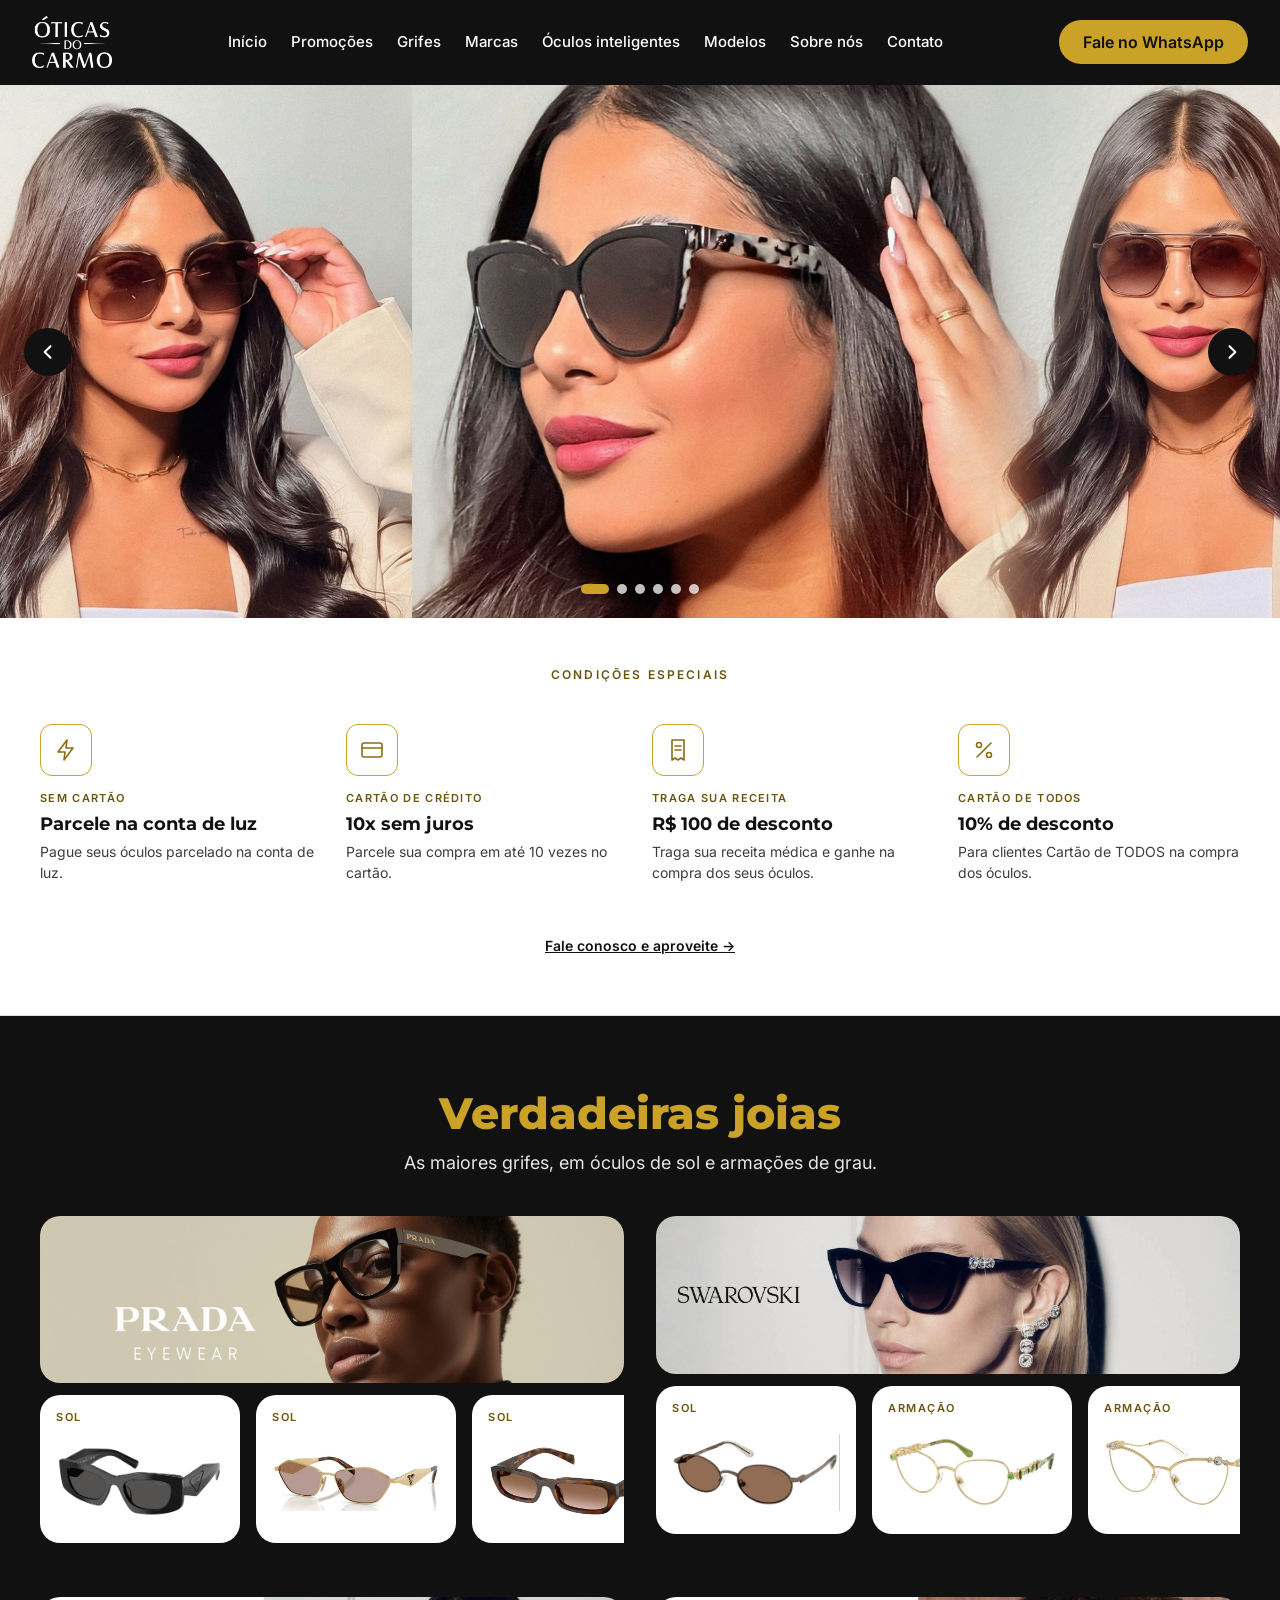
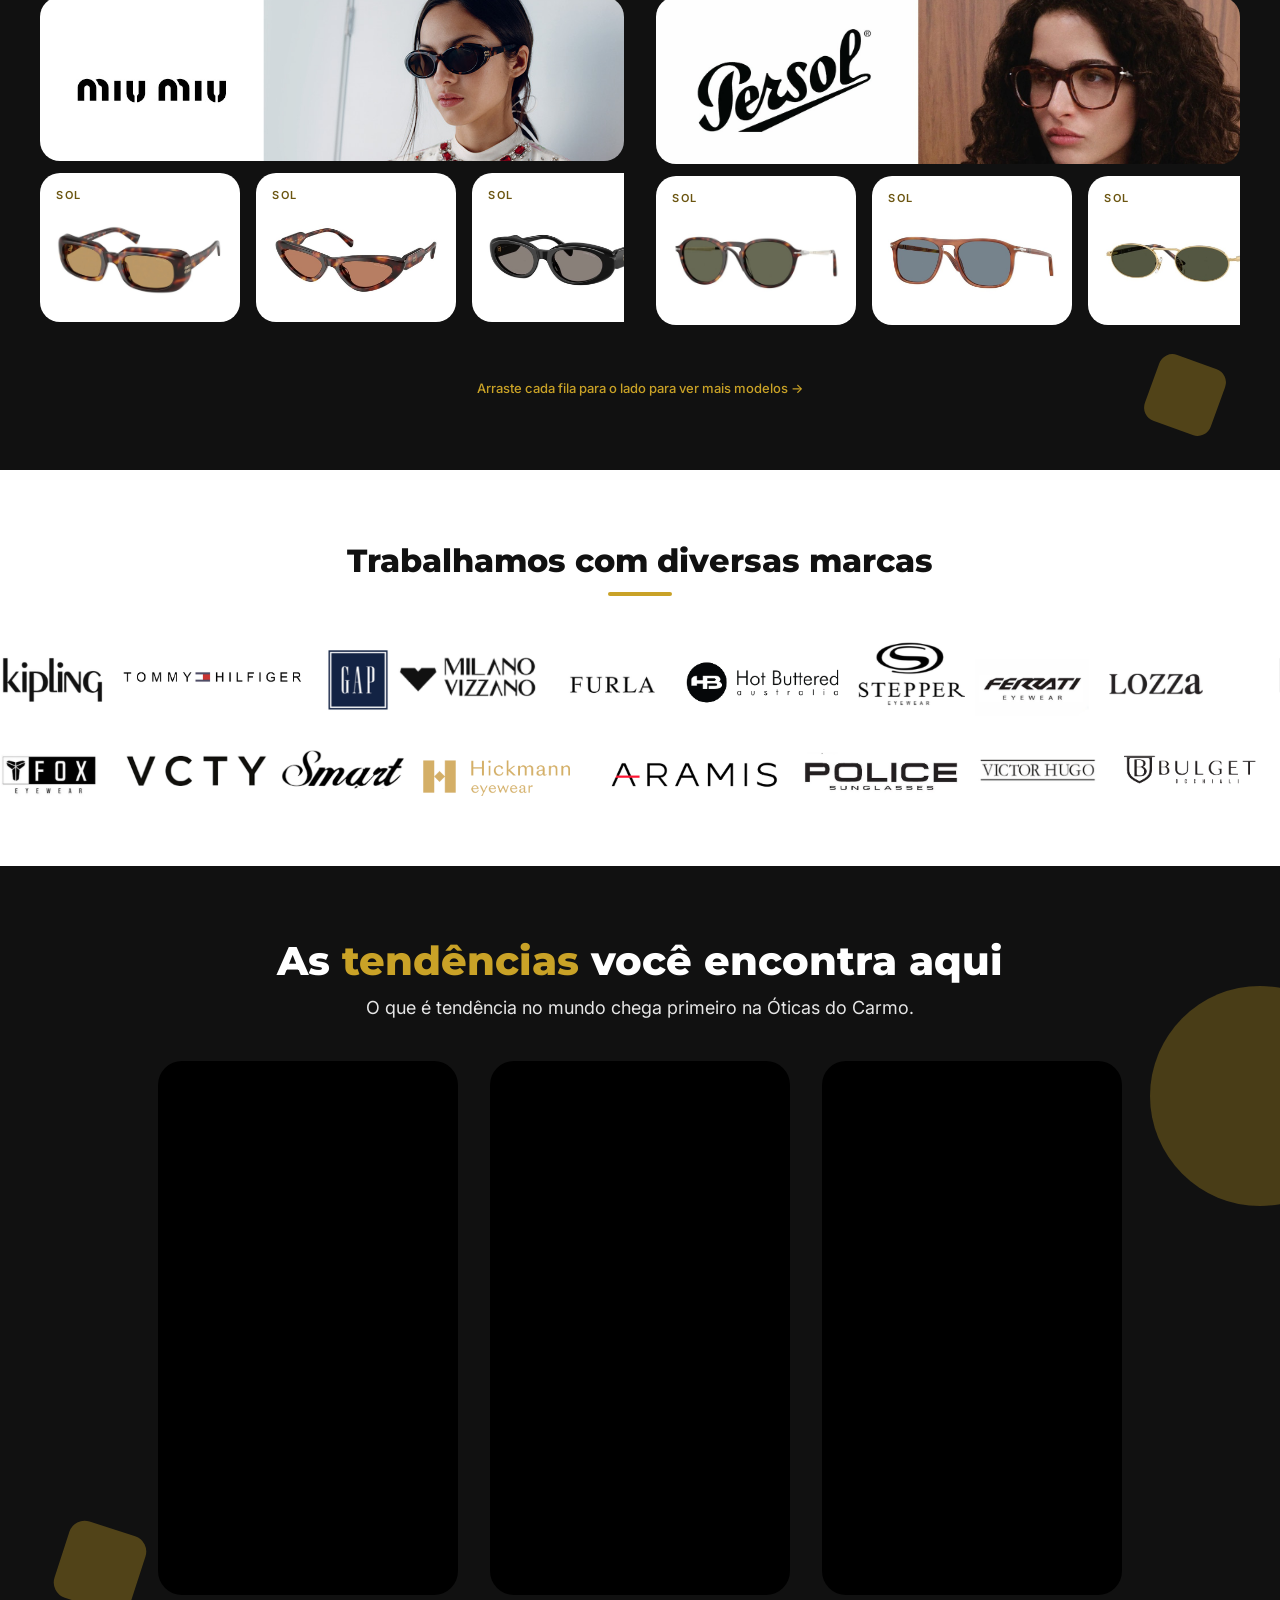
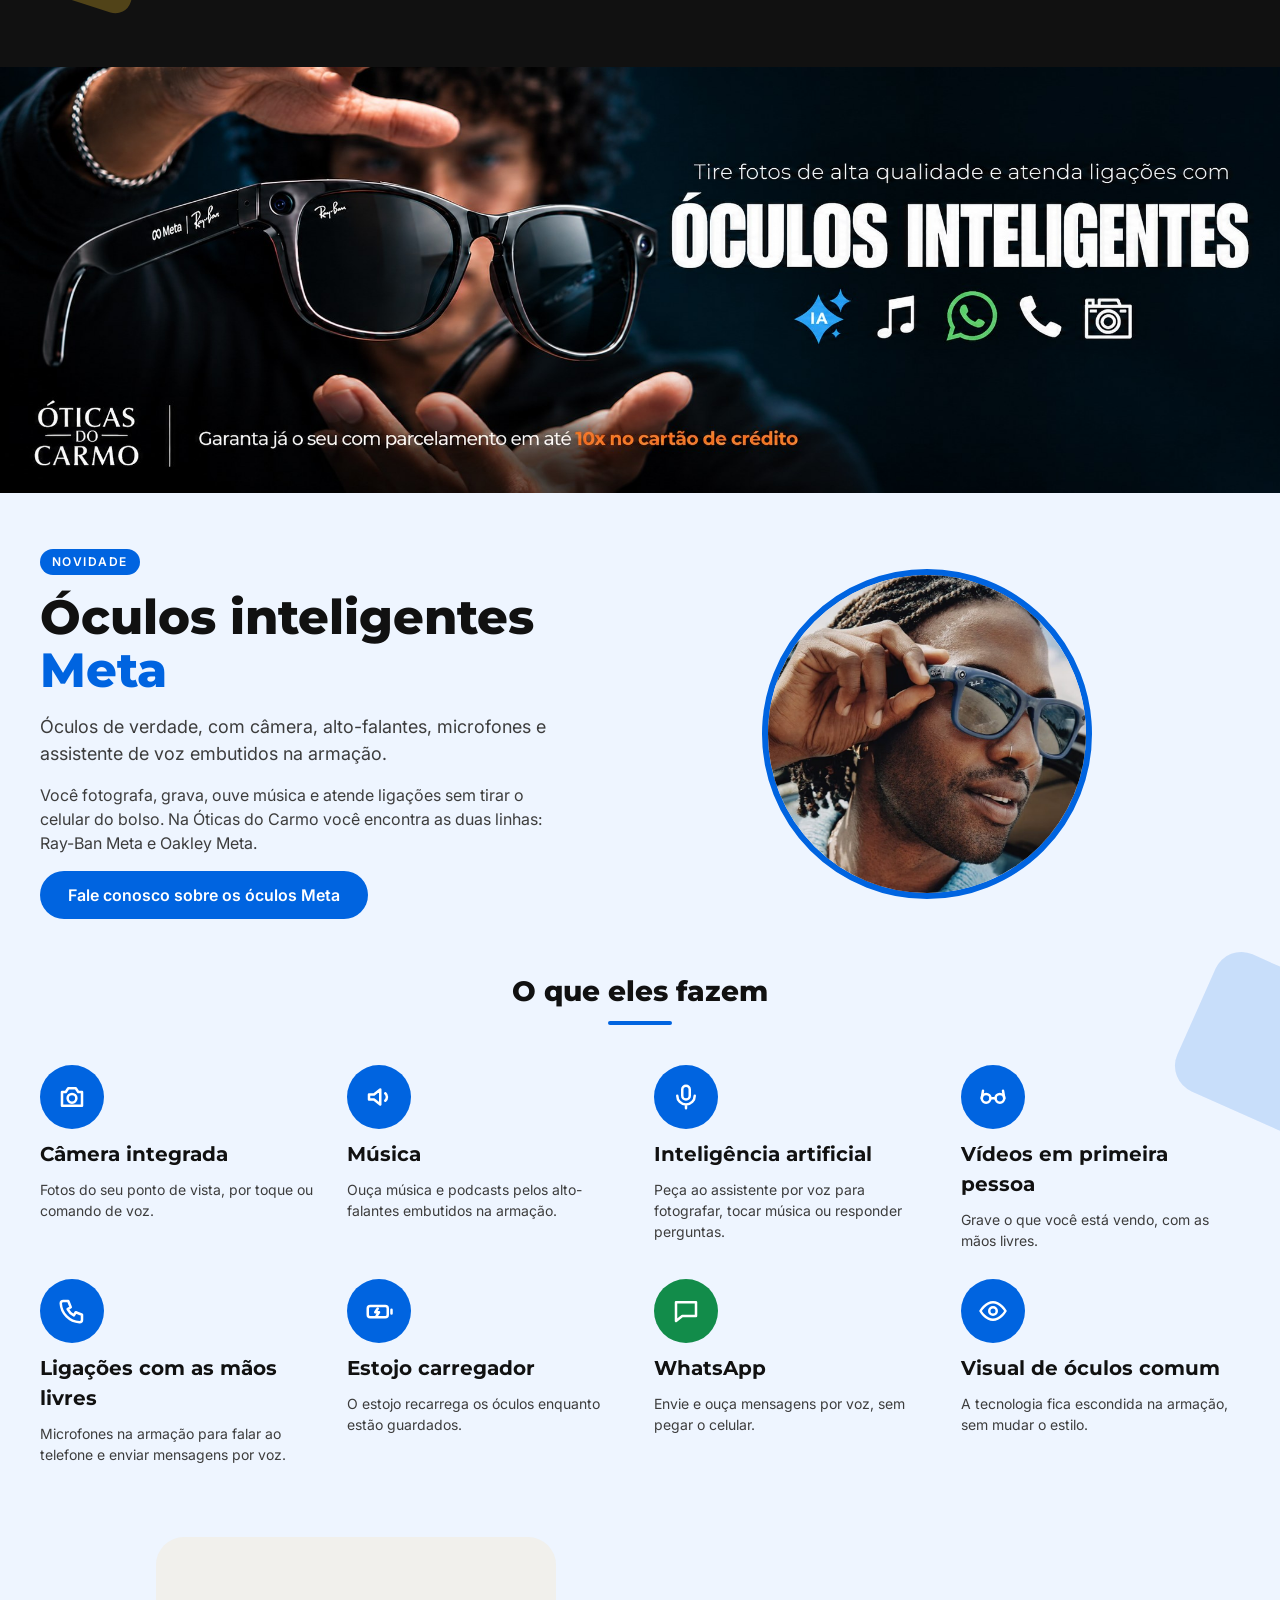
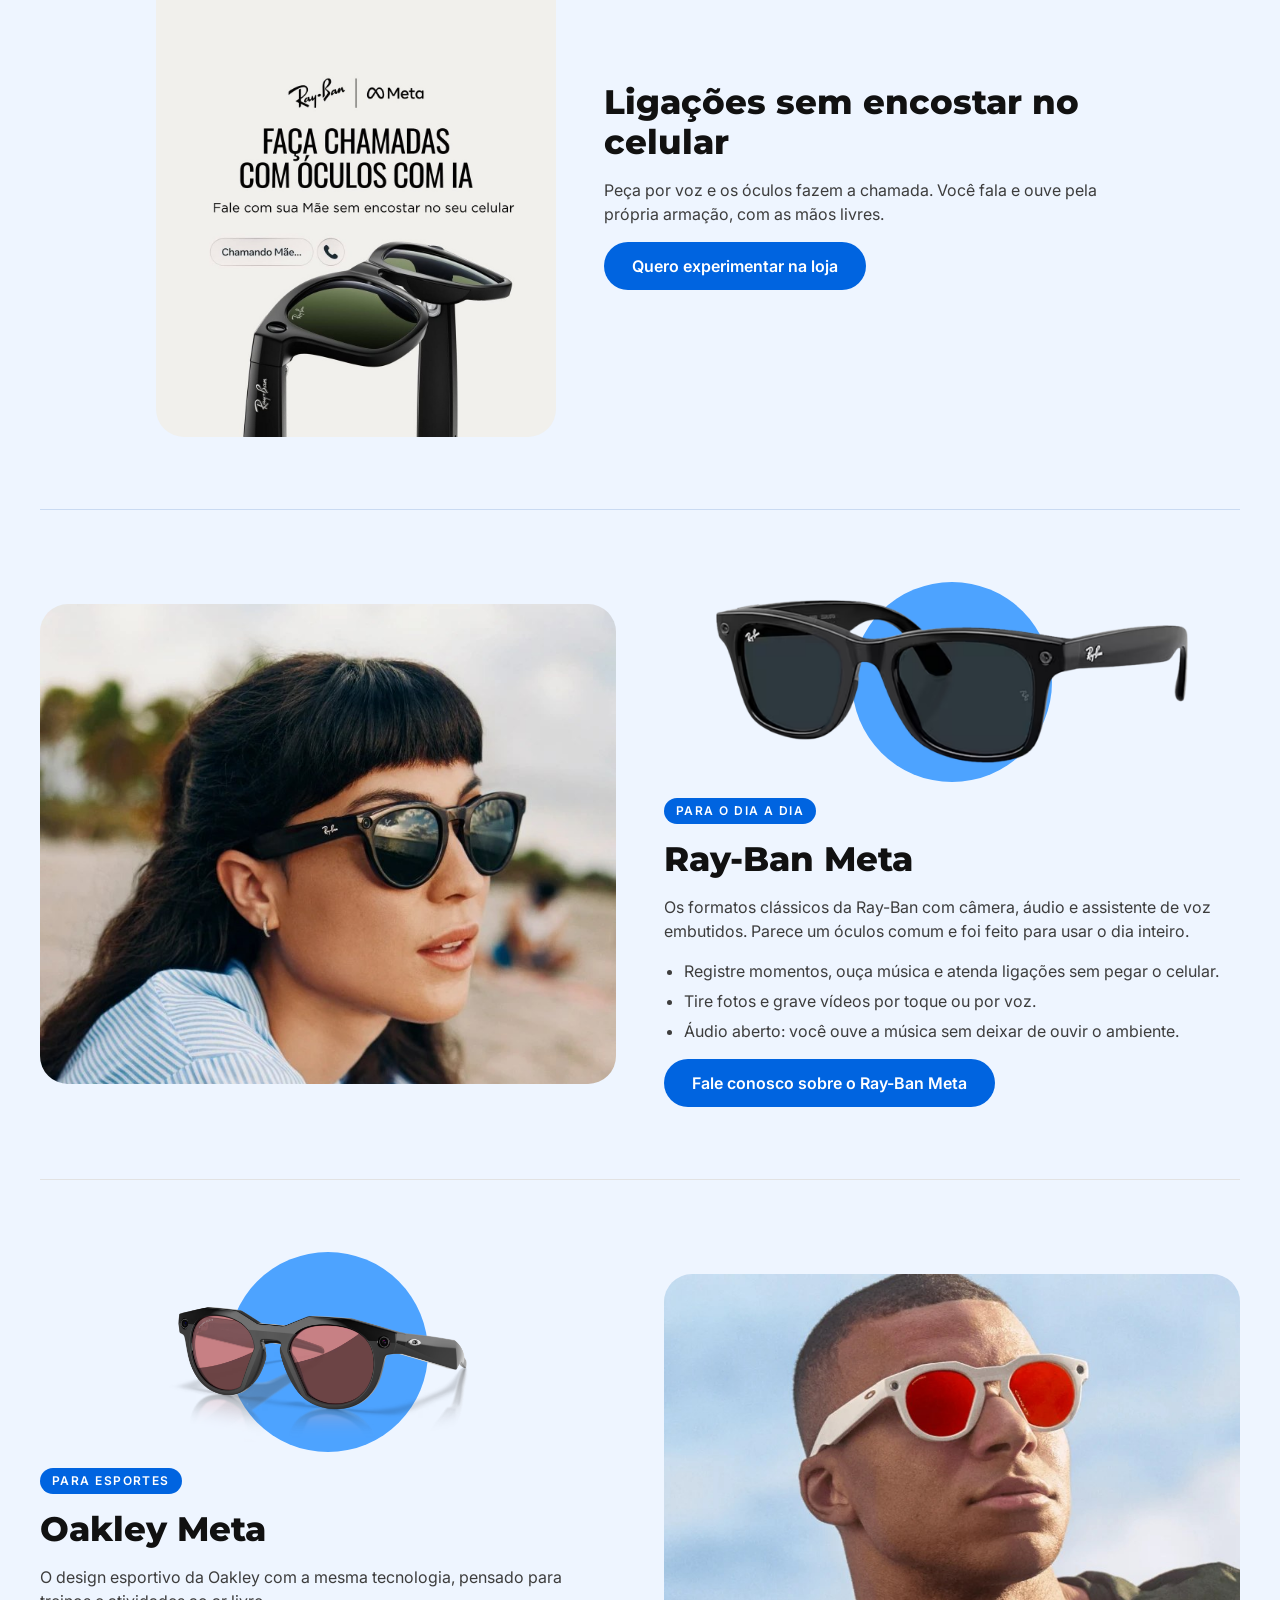
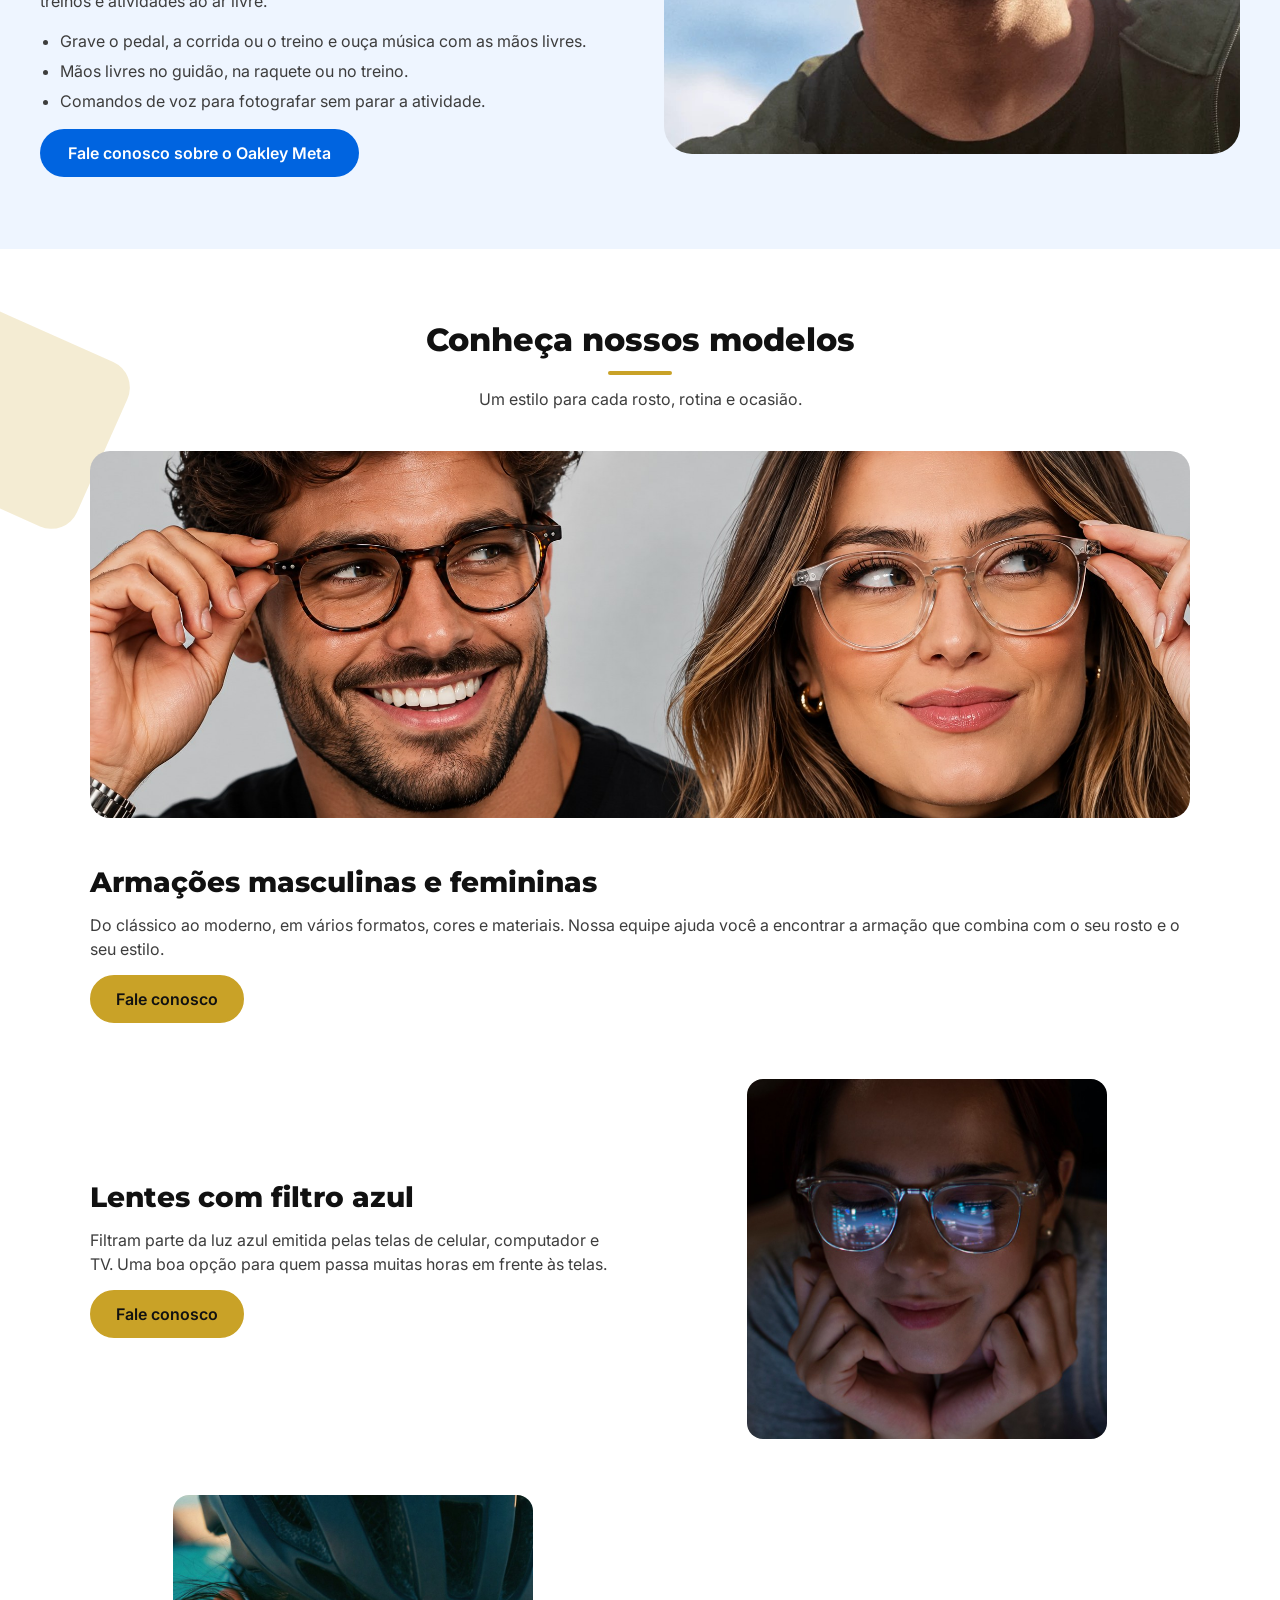
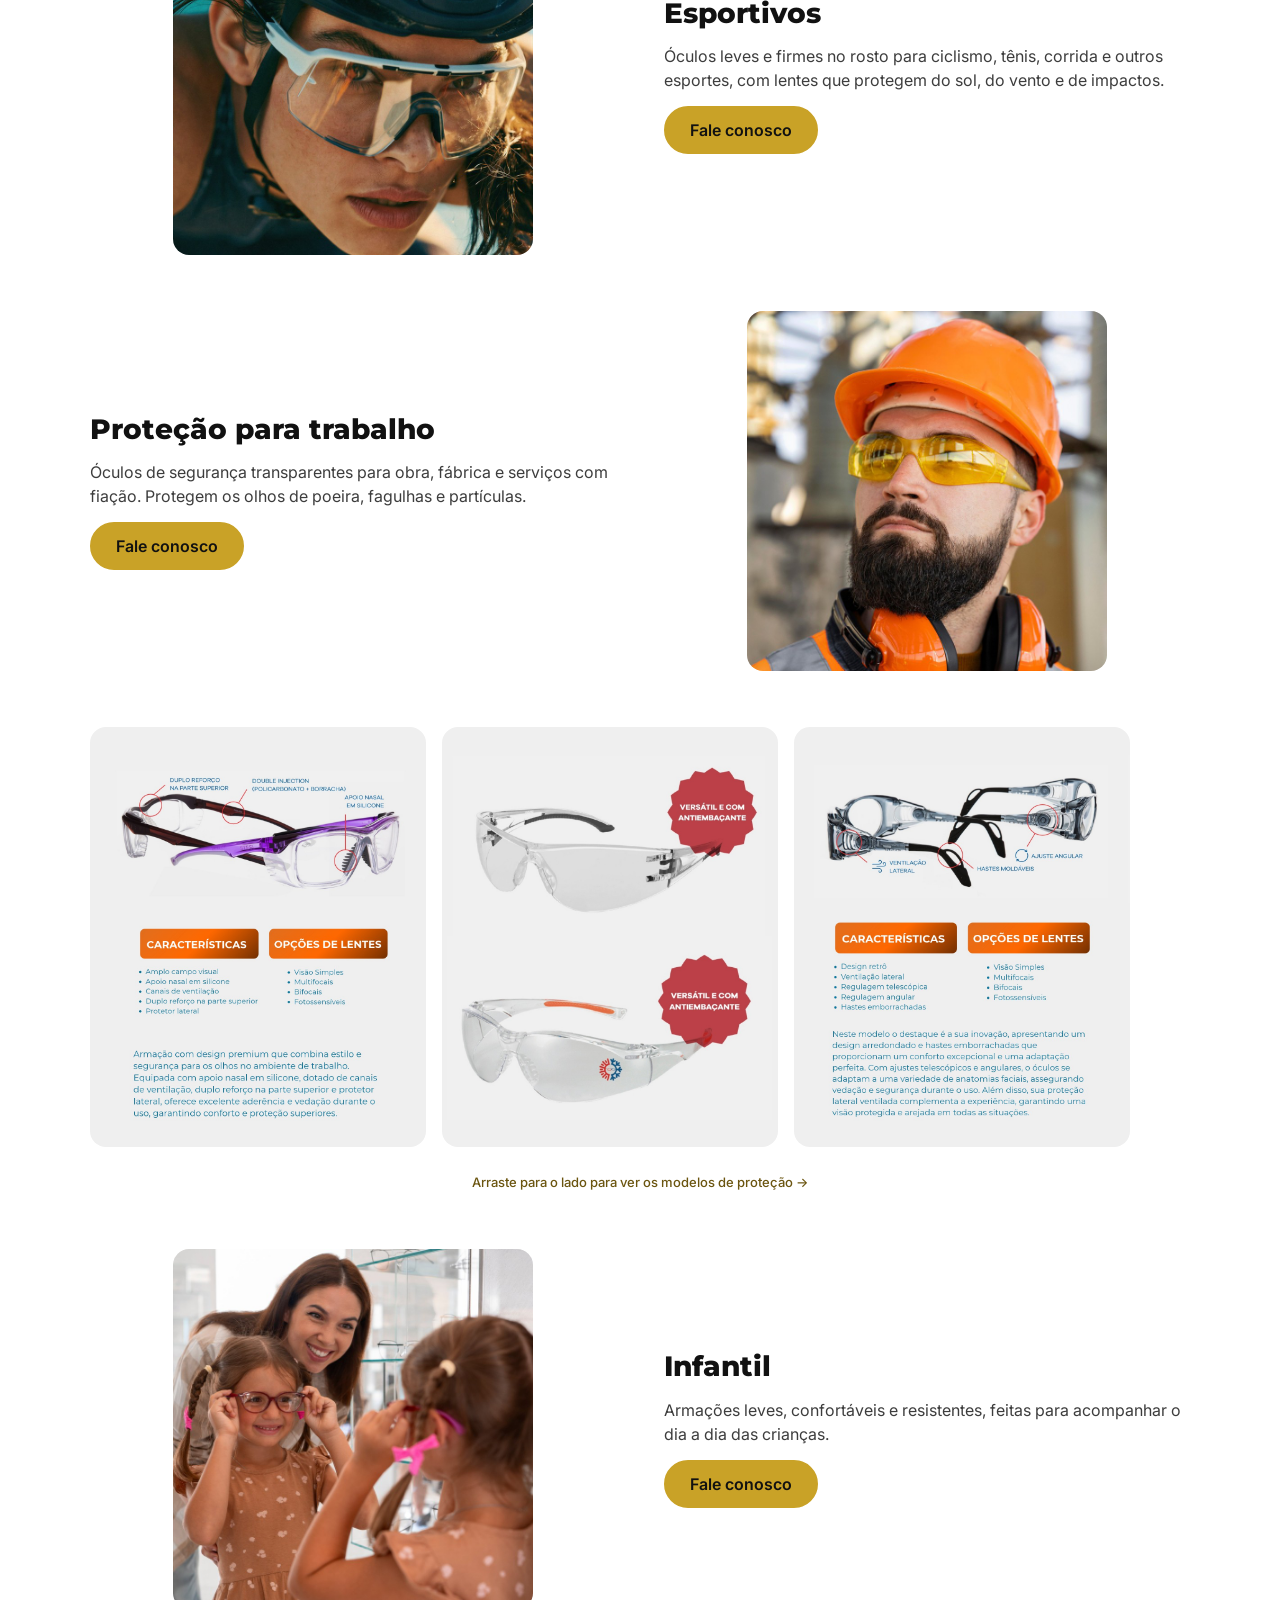
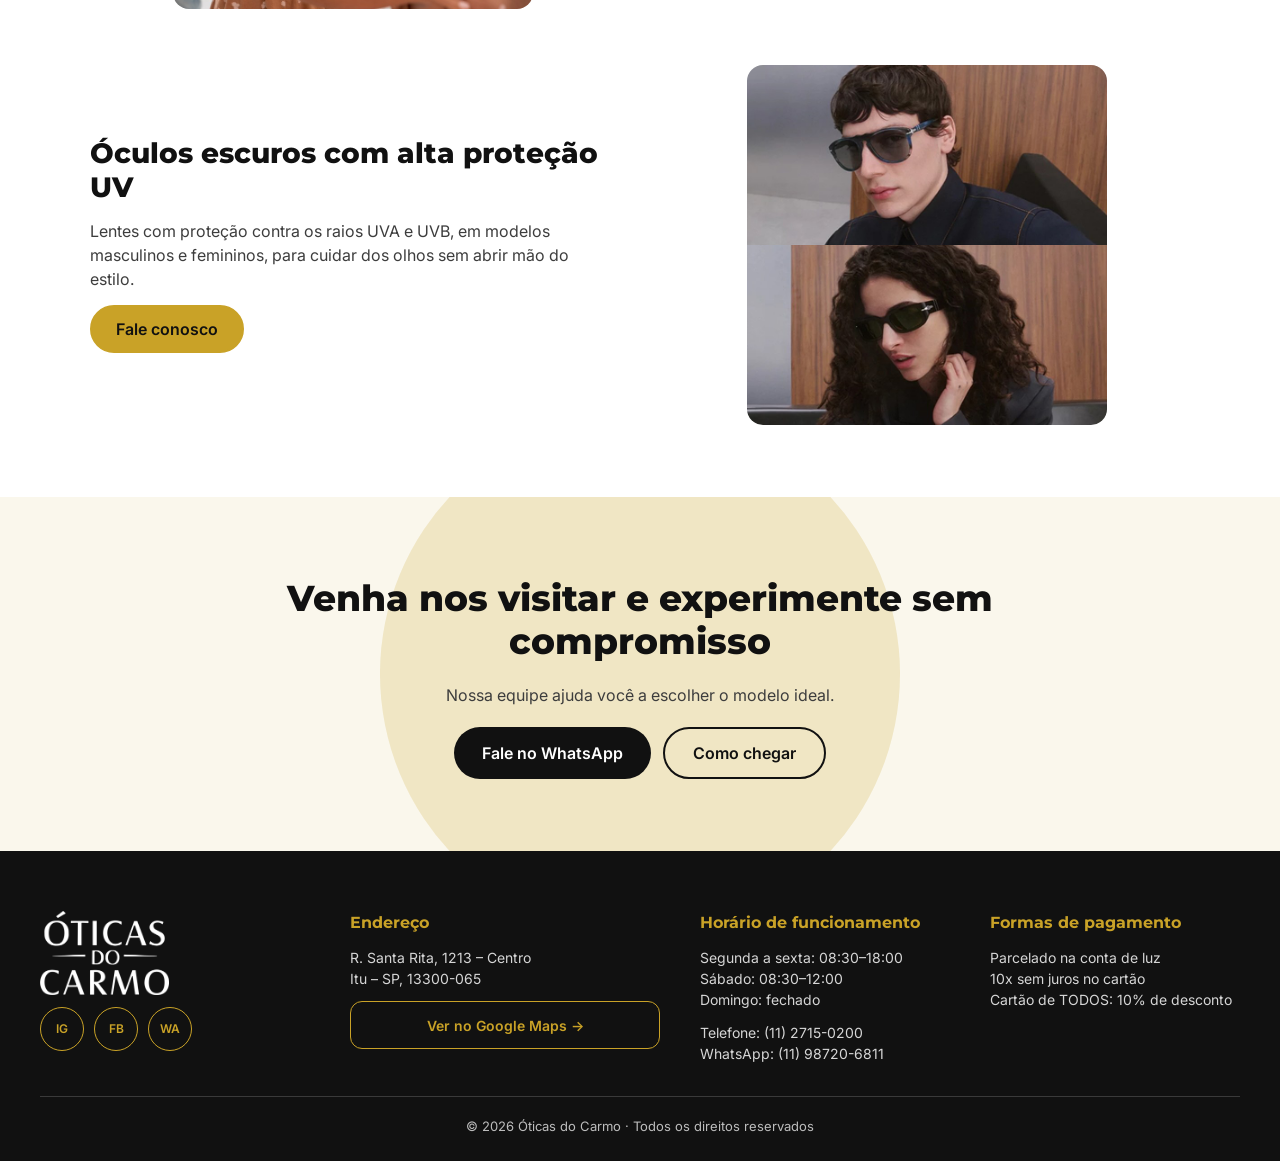
<file: index.html>
<!doctype html>
<html lang="pt-BR">
<head>
<meta charset="utf-8">
<meta name="viewport" content="width=device-width, initial-scale=1">
<title>Óticas do Carmo | Ótica em Itu – óculos de grau, sol e grifes</title>
<meta name="description" content="Ótica no centro de Itu, SP: Prada, Swarovski, Miu Miu, Persol, Ray-Ban Meta e Oakley Meta. Parcele na conta de luz ou em até 10x sem juros no cartão.">
<meta name="robots" content="index, follow">
<meta name="theme-color" content="#111111">
<meta property="og:type" content="website">
<meta property="og:locale" content="pt_BR">
<meta property="og:site_name" content="Óticas do Carmo">
<meta property="og:title" content="Óticas do Carmo | Ótica em Itu – óculos de grau, sol e grifes">
<meta property="og:description" content="Ótica no centro de Itu, SP: Prada, Swarovski, Miu Miu, Persol, Ray-Ban Meta e Oakley Meta. Parcele na conta de luz ou em até 10x sem juros no cartão.">
<meta property="og:image" content="assets/slide-1.jpg">
<meta name="twitter:card" content="summary_large_image">
<!-- Ao publicar em domínio próprio, acrescente: <link rel="canonical" href="https://SEU-DOMINIO/"> -->
<!-- Verificação do Google Search Console: cole aqui a tag <meta name="google-site-verification" ...> -->
<link rel="icon" type="image/png" href="assets/favicon.png">
<link rel="apple-touch-icon" href="assets/favicon.png">
<link rel="preconnect" href="https://fonts.googleapis.com">
<link rel="preconnect" href="https://fonts.gstatic.com" crossorigin>
<link rel="stylesheet" href="https://fonts.googleapis.com/css2?family=Inter:wght@400;500;600&family=Montserrat:wght@600;700;800&display=swap">
<link rel="stylesheet" href="css/style.css">
<script type="application/ld+json">{"@context": "https://schema.org", "@type": "Optician", "name": "Óticas do Carmo", "image": "assets/slide-1.jpg", "telephone": "+55-11-2715-0200", "address": {"@type": "PostalAddress", "streetAddress": "R. Santa Rita, 1213 - Centro", "addressLocality": "Itu", "addressRegion": "SP", "postalCode": "13300-065", "addressCountry": "BR"}, "openingHoursSpecification": [{"@type": "OpeningHoursSpecification", "dayOfWeek": ["Monday", "Tuesday", "Wednesday", "Thursday", "Friday"], "opens": "08:30", "closes": "18:00"}, {"@type": "OpeningHoursSpecification", "dayOfWeek": "Saturday", "opens": "08:30", "closes": "12:00"}], "contactPoint": {"@type": "ContactPoint", "telephone": "+55-11-98720-6811", "contactType": "customer service", "availableLanguage": "Portuguese"}, "paymentAccepted": "Cartão de crédito, parcelamento na conta de luz"}</script>
</head>
<body>
<div style="width: 100%; background: #FFFFFF; color: #111111; font-family: Inter, system-ui, sans-serif; font-size: 16px; line-height: 1.5">

<!-- CABEÇALHO FIXO NO TOPO -->
<header style="position: sticky; top: 0; z-index: 5; min-height: 80px; box-sizing: border-box; padding: 16px 32px; display: flex; flex-wrap: wrap; gap: 16px 32px; align-items: center; justify-content: space-between; background: #111111; color: #FFFFFF; border-bottom: 1px solid #111111">
<a href="#inicio" style="display: flex; align-items: center"><img src="assets/logo-branco.png" alt="Óticas do Carmo" style="display: block; height: 52px; width: auto"></a>
<button type="button" class="menu-btn" aria-label="Abrir menu" aria-expanded="false" aria-controls="menu"><svg aria-hidden="true" width="22" height="22" viewBox="0 0 24 24" fill="none" stroke="currentColor" stroke-width="2" stroke-linecap="round"><path d="M4 7h16M4 12h16M4 17h16"></path></svg></button>
<nav id="menu" style="display: flex; flex-wrap: wrap; gap: 8px 24px; font-weight: 500; font-size: 15px">
<a href="#inicio" style="text-decoration: none; padding: 12px 0; color: #FFFFFF">Início</a>
<a href="#promocoes" style="text-decoration: none; padding: 12px 0; color: #FFFFFF">Promoções</a>
<a href="#grifes" style="text-decoration: none; padding: 12px 0; color: #FFFFFF">Grifes</a>
<a href="#marcas" style="text-decoration: none; padding: 12px 0; color: #FFFFFF">Marcas</a>
<a href="#meta" style="text-decoration: none; padding: 12px 0; color: #FFFFFF">Óculos inteligentes</a>
<a href="#modelos" style="text-decoration: none; padding: 12px 0; color: #FFFFFF">Modelos</a>
<a href="sobre.html" style="text-decoration: none; padding: 12px 0; color: #FFFFFF">Sobre nós</a>
<a href="#contato" style="text-decoration: none; padding: 12px 0; color: #FFFFFF">Contato</a>
</nav>
<a target="_blank" rel="noopener" href="https://wa.me/5511987206811" style="display: inline-flex; align-items: center; min-height: 44px; box-sizing: border-box; padding: 10px 24px; border-radius: 999px; background: #C9A227; color: #111111; font-weight: 600; text-decoration: none">Fale no WhatsApp</a>
</header>

<!-- 1 HEAD BANNER PONTA A PONTA -->
<section id="inicio" style="position: relative; overflow: hidden; aspect-ratio: 12 / 5; background: #111111">
<img fetchpriority="high" class="slide" data-on="true" src="assets/slide-1.jpg" alt="Modelo usando três óculos de sol diferentes da Óticas do Carmo">
<img loading="lazy" decoding="async" class="slide" data-on="false" src="assets/slide-2b.jpg" alt="Casal usando armações de grau. Parcele seus óculos na conta de luz.">
<img loading="lazy" decoding="async" class="slide" data-on="false" src="assets/slide-3.jpg" alt="Casal de óculos com um cartão na mão. Parcele em até 10x sem juros no seu cartão de crédito.">
<img loading="lazy" decoding="async" class="slide" data-on="false" src="assets/slide-4.jpg" alt="Casal de óculos olhando uma receita. Traga sua receita nova e ganhe R$ 100 de desconto na compra dos seus óculos.">
<img loading="lazy" decoding="async" class="slide" data-on="false" src="assets/slide-5.jpg" alt="Casal de óculos segurando um Cartão de TODOS. 10% de desconto para clientes Cartão de TODOS.">
<img loading="lazy" decoding="async" class="slide" data-on="false" src="assets/slide-6.jpg" alt="Ray-Ban Meta: faça chamadas com óculos com IA. Fale com sua mãe sem encostar no seu celular.">
<h1 class="sr">Óticas do Carmo – ótica em Itu, SP: óculos de grau, óculos de sol, grifes e óculos inteligentes</h1>
<button type="button" aria-label="Slide anterior" data-slide="prev" style="position: absolute; left: 24px; top: 50%; margin-top: -24px; width: 48px; height: 48px; border-radius: 50%; border: none; background: #111111; color: #FFFFFF; cursor: pointer; display: flex; align-items: center; justify-content: center"><svg aria-hidden="true" width="20" height="20" viewBox="0 0 24 24" fill="none" stroke="currentColor" stroke-width="2.5" stroke-linecap="round" stroke-linejoin="round"><path d="M15 5l-7 7 7 7"></path></svg></button>
<button type="button" aria-label="Próximo slide" data-slide="next" style="position: absolute; right: 24px; top: 50%; margin-top: -24px; width: 48px; height: 48px; border-radius: 50%; border: none; background: #111111; color: #FFFFFF; cursor: pointer; display: flex; align-items: center; justify-content: center"><svg aria-hidden="true" width="20" height="20" viewBox="0 0 24 24" fill="none" stroke="currentColor" stroke-width="2.5" stroke-linecap="round" stroke-linejoin="round"><path d="M9 5l7 7-7 7"></path></svg></button>
<div style="position: absolute; left: 0; right: 0; bottom: 24px; display: flex; flex-wrap: wrap; gap: 10px 16px; align-items: center; justify-content: center; padding: 0 24px">
<div aria-hidden="true" style="display: flex; gap: 8px; align-items: center">
<div class="ponto" data-on="true"></div>
<div class="ponto" data-on="false"></div>
<div class="ponto" data-on="false"></div>
<div class="ponto" data-on="false"></div>
<div class="ponto" data-on="false"></div>
<div class="ponto" data-on="false"></div>
</div>
</div>
</section>

<!-- PROMOÇÕES -->
<section id="promocoes" style="position: relative; overflow: hidden; box-sizing: border-box; padding: 48px 32px; background: #FFFFFF; border-bottom: 1px solid #E8DFC0">
<div style="position: relative; max-width: 1200px; margin: 0 auto; display: flex; flex-direction: column; align-items: center; gap: 40px">
<div style="display: flex; flex-direction: column; align-items: center; gap: 12px; text-align: center">
<h2 style="margin: 0; font-size: 12px; font-weight: 600; letter-spacing: 0.18em; text-transform: uppercase; color: #6B5510">Condições especiais</h2>
</div>
<div style="width: 100%; display: flex; flex-wrap: wrap; gap: 24px">
<div style="flex: 1 1 230px; min-width: 0; display: flex; flex-direction: column; align-items: flex-start; gap: 6px">
<div style="flex: none; width: 52px; height: 52px; box-sizing: border-box; border-radius: 12px; border: 1px solid #C9A227; display: flex; align-items: center; justify-content: center"><svg aria-hidden="true" width="24" height="24" viewBox="0 0 24 24" fill="none" stroke="#8A6D0F" stroke-width="1.6" stroke-linecap="round" stroke-linejoin="round"><path d="M13 2 4 14h7l-1 8 9-12h-7z"></path></svg></div>
<div style="margin-top: 8px; font-size: 11px; font-weight: 600; letter-spacing: 0.12em; text-transform: uppercase; color: #6B5510">Sem cartão</div>
<div style="font-family: Montserrat, sans-serif; font-weight: 700; font-size: 18px; line-height: 1.25">Parcele na conta de luz</div>
<div style="font-size: 14px; color: #3D3D3D">Pague seus óculos parcelado na conta de luz.</div>
</div>
<div style="flex: 1 1 230px; min-width: 0; display: flex; flex-direction: column; align-items: flex-start; gap: 6px">
<div style="flex: none; width: 52px; height: 52px; box-sizing: border-box; border-radius: 12px; border: 1px solid #C9A227; display: flex; align-items: center; justify-content: center"><svg aria-hidden="true" width="24" height="24" viewBox="0 0 24 24" fill="none" stroke="#8A6D0F" stroke-width="1.6" stroke-linecap="round" stroke-linejoin="round"><rect x="2" y="5" width="20" height="14" rx="2"></rect><path d="M2 10h20"></path></svg></div>
<div style="margin-top: 8px; font-size: 11px; font-weight: 600; letter-spacing: 0.12em; text-transform: uppercase; color: #6B5510">Cartão de crédito</div>
<div style="font-family: Montserrat, sans-serif; font-weight: 700; font-size: 18px; line-height: 1.25">10x sem juros</div>
<div style="font-size: 14px; color: #3D3D3D">Parcele sua compra em até 10 vezes no cartão.</div>
</div>
<div style="flex: 1 1 230px; min-width: 0; display: flex; flex-direction: column; align-items: flex-start; gap: 6px">
<div style="flex: none; width: 52px; height: 52px; box-sizing: border-box; border-radius: 12px; border: 1px solid #C9A227; display: flex; align-items: center; justify-content: center"><svg aria-hidden="true" width="24" height="24" viewBox="0 0 24 24" fill="none" stroke="#8A6D0F" stroke-width="1.6" stroke-linecap="round" stroke-linejoin="round"><path d="M6 2h12v20l-3-2-3 2-3-2-3 2z"></path><path d="M9 8h6M9 12h6"></path></svg></div>
<div style="margin-top: 8px; font-size: 11px; font-weight: 600; letter-spacing: 0.12em; text-transform: uppercase; color: #6B5510">Traga sua receita</div>
<div style="font-family: Montserrat, sans-serif; font-weight: 700; font-size: 18px; line-height: 1.25">R$ 100 de desconto</div>
<div style="font-size: 14px; color: #3D3D3D">Traga sua receita médica e ganhe na compra dos seus óculos.</div>
</div>
<div style="flex: 1 1 230px; min-width: 0; display: flex; flex-direction: column; align-items: flex-start; gap: 6px">
<div style="flex: none; width: 52px; height: 52px; box-sizing: border-box; border-radius: 12px; border: 1px solid #C9A227; display: flex; align-items: center; justify-content: center"><svg aria-hidden="true" width="24" height="24" viewBox="0 0 24 24" fill="none" stroke="#8A6D0F" stroke-width="1.6" stroke-linecap="round" stroke-linejoin="round"><path d="M19 5 5 19"></path><circle cx="7" cy="7" r="2.5"></circle><circle cx="17" cy="17" r="2.5"></circle></svg></div>
<div style="margin-top: 8px; font-size: 11px; font-weight: 600; letter-spacing: 0.12em; text-transform: uppercase; color: #6B5510">Cartão de TODOS</div>
<div style="font-family: Montserrat, sans-serif; font-weight: 700; font-size: 18px; line-height: 1.25">10% de desconto</div>
<div style="font-size: 14px; color: #3D3D3D">Para clientes Cartão de TODOS na compra dos óculos.</div>
</div>
</div>
<a target="_blank" rel="noopener" href="https://wa.me/5511987206811" style="display: inline-flex; align-items: center; min-height: 44px; font-size: 14px; font-weight: 600; color: #111111">Fale conosco e aproveite →</a>
</div>
</section>

<!-- 3 GRIFES -->
<section id="grifes" style="position: relative; overflow: hidden; box-sizing: border-box; padding: 72px 32px; background: #111111; color: #FFFFFF">
<div aria-hidden="true" style="position: absolute; right: 60px; bottom: 40px; width: 70px; height: 70px; border-radius: 14px; background: rgba(201,162,39,0.35); transform: rotate(20deg)"></div>
<div style="position: relative; max-width: 1200px; margin: 0 auto; display: flex; flex-direction: column; align-items: center; gap: 40px">
<div style="display: flex; flex-direction: column; align-items: center; gap: 10px; text-align: center">
<h2 style="margin: 0; font-family: Montserrat, sans-serif; font-weight: 800; font-size: 44px; line-height: 1.15; color: #C9A227">Verdadeiras joias</h2>
<p style="margin: 0; font-size: 18px; color: #E6E6E6">As maiores grifes, em óculos de sol e armações de grau.</p>
</div>
<div style="width: 100%; display: flex; flex-wrap: wrap; gap: 24px">
<div style="flex: 1 1 100%; min-width: 0; display: flex; flex-wrap: wrap; gap: 40px 32px">
<div style="flex: 1 1 480px; min-width: 0; display: flex; flex-direction: column; gap: 12px">
<img loading="lazy" decoding="async" src="assets/banner-prada.jpg" alt="Prada Eyewear: modelo usando armação Prada preta" style="display: block; width: 100%; height: auto; border-radius: 20px">
<div class="grife-fila">
<button type="button" class="grife-item" data-fale><span>Sol</span><img loading="lazy" decoding="async" src="assets/prada-sol.jpg" alt="Prada de sol preto com triângulo na haste"></button>
<button type="button" class="grife-item" data-fale><span>Sol</span><img loading="lazy" decoding="async" src="assets/prada-2.jpg" alt="Prada de sol dourado hexagonal"></button>
<button type="button" class="grife-item" data-fale><span>Sol</span><img loading="lazy" decoding="async" src="assets/prada-3.jpg" alt="Prada de sol tartaruga retangular"></button>
<button type="button" class="grife-item" data-fale><span>Sol</span><img loading="lazy" decoding="async" src="assets/prada-4.jpg" alt="Prada de sol tartaruga oval"></button>
<button type="button" class="grife-item" data-fale><span>Sol</span><img loading="lazy" decoding="async" src="assets/prada-5.jpg" alt="Prada de sol preto gatinho"></button>
<button type="button" class="grife-item" data-fale><span>Sol</span><img loading="lazy" decoding="async" src="assets/prada-6.jpg" alt="Prada de sol marrom"></button>
<button type="button" class="grife-item" data-fale><span>Sol</span><img loading="lazy" decoding="async" src="assets/prada-7.jpg" alt="Prada de sol prateado oval"></button>
<button type="button" class="grife-item" data-fale><span>Armação</span><img loading="lazy" decoding="async" src="assets/prada-grau.jpg" alt="Armação Prada verde-oliva"></button>
</div>
</div>
<div style="flex: 1 1 480px; min-width: 0; display: flex; flex-direction: column; gap: 12px">
<img loading="lazy" decoding="async" src="assets/banner-swarovski.jpg" alt="Swarovski: modelo usando óculos de sol preto com cristais" style="display: block; width: 100%; height: auto; border-radius: 20px">
<div class="grife-fila">
<button type="button" class="grife-item" data-fale><span>Sol</span><img loading="lazy" decoding="async" src="assets/swarovski-sol.jpg" alt="Swarovski de sol oval marrom"></button>
<button type="button" class="grife-item" data-fale><span>Armação</span><img loading="lazy" decoding="async" src="assets/swarovski-grau.jpg" alt="Armação Swarovski dourada com cristais verdes"></button>
<button type="button" class="grife-item" data-fale><span>Armação</span><img loading="lazy" decoding="async" src="assets/swarovski-3.jpg" alt="Armação Swarovski dourada com cristais transparentes"></button>
<button type="button" class="grife-item" data-fale><span>Armação</span><img loading="lazy" decoding="async" src="assets/swarovski-2.jpg" alt="Armação Swarovski dourada com detalhe verde"></button>
<button type="button" class="grife-item" data-fale><span>Armação</span><img loading="lazy" decoding="async" src="assets/swarovski-5.jpg" alt="Armação Swarovski rosé com cristais rosa"></button>
<button type="button" class="grife-item" data-fale><span>Armação</span><img loading="lazy" decoding="async" src="assets/swarovski-6.jpg" alt="Armação Swarovski verde"></button>
<button type="button" class="grife-item" data-fale><span>Armação</span><img loading="lazy" decoding="async" src="assets/swarovski-4.jpg" alt="Armação Swarovski preta com hastes douradas"></button>
</div>
</div>
<div style="flex: 1 1 480px; min-width: 0; display: flex; flex-direction: column; gap: 12px">
<img loading="lazy" decoding="async" src="assets/banner-miumiu.png" alt="Miu Miu: modelo usando óculos de sol oval" style="display: block; width: 100%; height: auto; border-radius: 20px">
<div class="grife-fila">
<button type="button" class="grife-item" data-fale><span>Sol</span><img loading="lazy" decoding="async" src="assets/miumiu-sol.jpg" alt="Miu Miu de sol tartaruga retangular"></button>
<button type="button" class="grife-item" data-fale><span>Sol</span><img loading="lazy" decoding="async" src="assets/miumiu-3.jpg" alt="Miu Miu de sol tartaruga gatinho"></button>
<button type="button" class="grife-item" data-fale><span>Sol</span><img loading="lazy" decoding="async" src="assets/miumiu-2.jpg" alt="Miu Miu de sol preto"></button>
<button type="button" class="grife-item" data-fale><span>Sol</span><img loading="lazy" decoding="async" src="assets/miumiu-4.jpg" alt="Miu Miu de sol preto oval"></button>
<button type="button" class="grife-item" data-fale><span>Armação</span><img loading="lazy" decoding="async" src="assets/miumiu-grau.jpg" alt="Armação Miu Miu vinho"></button>
<button type="button" class="grife-item" data-fale><span>Armação</span><img loading="lazy" decoding="async" src="assets/miumiu-5.jpg" alt="Armação Miu Miu tartaruga oval"></button>
</div>
</div>
<div style="flex: 1 1 480px; min-width: 0; display: flex; flex-direction: column; gap: 12px">
<img loading="lazy" decoding="async" src="assets/banner-persol.jpg" alt="Persol: modelo usando armação tartaruga" style="display: block; width: 100%; height: auto; border-radius: 20px">
<div class="grife-fila">
<button type="button" class="grife-item" data-fale><span>Sol</span><img loading="lazy" decoding="async" src="assets/persol-sol.jpg" alt="Persol de sol tartaruga com lentes verdes"></button>
<button type="button" class="grife-item" data-fale><span>Sol</span><img loading="lazy" decoding="async" src="assets/persol-2.jpg" alt="Persol de sol terracota com lentes azuis"></button>
<button type="button" class="grife-item" data-fale><span>Sol</span><img loading="lazy" decoding="async" src="assets/persol-3.jpg" alt="Persol de sol dourado oval"></button>
<button type="button" class="grife-item" data-fale><span>Sol</span><img loading="lazy" decoding="async" src="assets/persol-4.jpg" alt="Persol de sol preto com lentes verdes"></button>
<button type="button" class="grife-item" data-fale><span>Armação</span><img loading="lazy" decoding="async" src="assets/persol-grau.jpg" alt="Armação Persol azul-escura"></button>
<button type="button" class="grife-item" data-fale><span>Armação</span><img loading="lazy" decoding="async" src="assets/persol-5.jpg" alt="Armação Persol tartaruga"></button>
<button type="button" class="grife-item" data-fale><span>Armação</span><img loading="lazy" decoding="async" src="assets/persol-6.jpg" alt="Armação Persol cinza translúcida"></button>
<button type="button" class="grife-item" data-fale><span>Armação</span><img loading="lazy" decoding="async" src="assets/persol-7.jpg" alt="Armação Persol tartaruga em dois tons"></button>
</div>
</div>
<div style="flex: 1 1 100%; font-size: 13px; font-weight: 500; color: #C9A227; text-align: center">Arraste cada fila para o lado para ver mais modelos →</div>
</div>
</div>
</div>
</section>

<!-- 4 MARCAS -->
<section id="marcas" style="position: relative; overflow: hidden; box-sizing: border-box; padding: 72px 0 64px">
<div style="display: flex; flex-direction: column; align-items: center; gap: 12px; padding: 0 32px; text-align: center">
<h2 style="margin: 0; font-family: Montserrat, sans-serif; font-weight: 800; font-size: 32px; line-height: 1.2">Trabalhamos com diversas marcas</h2>
<div aria-hidden="true" style="width: 64px; height: 4px; border-radius: 2px; background: #C9A227"></div>
</div>
<div style="margin-top: 40px; overflow: hidden">
<div class="roleta" style="display: flex; width: max-content; animation: roleta 44s linear infinite">
<img loading="lazy" decoding="async" src="assets/marcas-linha-1.png" alt="Marcas: Kipling, Tommy Hilfiger, Gap, Milano Vizzano, Furla, Hot Buttered, Stepper, Ferrati e Lozza" style="display: block; height: 80px; width: auto; margin-right: 72px">
<img loading="lazy" decoding="async" src="assets/marcas-linha-1.png" alt="" aria-hidden="true" style="display: block; height: 80px; width: auto; margin-right: 72px">
<img loading="lazy" decoding="async" src="assets/marcas-linha-1.png" alt="" aria-hidden="true" style="display: block; height: 80px; width: auto; margin-right: 72px">
<img loading="lazy" decoding="async" src="assets/marcas-linha-1.png" alt="" aria-hidden="true" style="display: block; height: 80px; width: auto; margin-right: 72px">
</div>
<div class="roleta" style="display: flex; width: max-content; margin-top: 28px; animation: roleta 48s linear infinite reverse">
<img loading="lazy" decoding="async" src="assets/marcas-linha-2.png" alt="Marcas: Fox, VCTY, Smart, Hickmann, Aramis, Police, Victor Hugo e Bulget" style="display: block; height: 58px; width: auto; margin-right: 72px">
<img loading="lazy" decoding="async" src="assets/marcas-linha-2.png" alt="" aria-hidden="true" style="display: block; height: 58px; width: auto; margin-right: 72px">
<img loading="lazy" decoding="async" src="assets/marcas-linha-2.png" alt="" aria-hidden="true" style="display: block; height: 58px; width: auto; margin-right: 72px">
<img loading="lazy" decoding="async" src="assets/marcas-linha-2.png" alt="" aria-hidden="true" style="display: block; height: 58px; width: auto; margin-right: 72px">
</div>
</div>
</section>

<!-- TENDÊNCIAS -->
<section id="tendencias" style="position: relative; overflow: hidden; box-sizing: border-box; padding: 72px 32px; background: #111111; color: #FFFFFF">
<div aria-hidden="true" style="position: absolute; right: -90px; top: 120px; width: 220px; height: 220px; border-radius: 50%; background: rgba(201,162,39,0.3)"></div>
<div aria-hidden="true" style="position: absolute; left: 60px; bottom: 60px; width: 80px; height: 80px; border-radius: 16px; background: rgba(201,162,39,0.35); transform: rotate(18deg)"></div>
<div style="position: relative; max-width: 1200px; margin: 0 auto; display: flex; flex-direction: column; align-items: center; gap: 40px">
<div style="display: flex; flex-direction: column; align-items: center; gap: 10px; text-align: center">
<h2 style="margin: 0; font-family: Montserrat, sans-serif; font-weight: 800; font-size: 40px; line-height: 1.15">As <span style="color: #C9A227">tendências</span> você encontra aqui</h2>
<p style="margin: 0; font-size: 18px; color: #E6E6E6">O que é tendência no mundo chega primeiro na Óticas do Carmo.</p>
</div>
<div style="display: flex; flex-wrap: wrap; gap: 32px; justify-content: center">
<video src="assets/tend-a.mp4" muted loop playsinline preload="metadata" aria-label="Vídeo de campanha Ray-Ban Meta" style="display: block; width: 300px; max-width: 100%; aspect-ratio: 9 / 16; object-fit: cover; border-radius: 24px; background: #000000"></video>
<video src="assets/tend-b.mp4" muted loop playsinline preload="metadata" aria-label="Vídeo de campanha Persol" style="display: block; width: 300px; max-width: 100%; aspect-ratio: 9 / 16; object-fit: cover; border-radius: 24px; background: #000000"></video>
<video src="assets/tend-c.mp4" muted loop playsinline preload="metadata" aria-label="Vídeo de campanha Ray-Ban com óculos de sol" style="display: block; width: 300px; max-width: 100%; aspect-ratio: 9 / 16; object-fit: cover; border-radius: 24px; background: #000000"></video>
</div>
</div>
</section>

<!-- 5 META -->
<section id="meta" style="position: relative; overflow: hidden; box-sizing: border-box; padding: 72px 32px; background: #EEF5FF">
<img loading="lazy" decoding="async" src="assets/banner-oculos-inteligentes.jpg" alt="Óculos inteligentes: tire fotos de alta qualidade e atenda ligações. Parcelamento em até 10x no cartão de crédito." style="display: block; width: calc(100% + 64px); max-width: none; height: auto; margin: -72px -32px 56px">
<div aria-hidden="true" style="position: absolute; right: -60px; top: 900px; width: 150px; height: 150px; border-radius: 28px; background: rgba(0,100,224,0.16); transform: rotate(24deg)"></div>
<div style="position: relative; max-width: 1200px; margin: 0 auto; display: flex; flex-wrap: wrap; gap: 48px; align-items: center">
<div style="position: relative; flex: 1 1 320px; min-width: 0; display: flex; flex-direction: column; gap: 16px; align-items: flex-start">
<div style="font-size: 12px; font-weight: 600; letter-spacing: 0.12em; text-transform: uppercase; background: #0064E0; color: #FFFFFF; padding: 4px 12px; border-radius: 999px">Novidade</div>
<h2 style="margin: 0; font-family: Montserrat, sans-serif; font-weight: 800; font-size: 48px; line-height: 1.1">Óculos inteligentes <span style="color: #0064E0">Meta</span></h2>
<p style="margin: 0; font-size: 18px; color: #3D3D3D">Óculos de verdade, com câmera, alto-falantes, microfones e assistente de voz embutidos na armação.</p>
<p style="margin: 0; color: #3D3D3D">Você fotografa, grava, ouve música e atende ligações sem tirar o celular do bolso. Na Óticas do Carmo você encontra as duas linhas: Ray-Ban Meta e Oakley Meta.</p>
<button type="button" data-fale style="min-height: 48px; box-sizing: border-box; padding: 12px 28px; border-radius: 999px; border: none; background: #0064E0; color: #FFFFFF; font: inherit; font-weight: 600; cursor: pointer">Fale conosco sobre os óculos Meta</button>
</div>
<div style="position: relative; flex: 1 1 420px; min-width: 0; height: 340px; display: flex; align-items: center; justify-content: center">
<div aria-hidden="true" style="position: absolute; left: 50%; top: 50%; width: 300px; height: 300px; margin: -150px 0 0 -150px; border-radius: 50%; background: #4DA3FF"></div>
<img loading="lazy" decoding="async" src="assets/rayban-meta-uso.jpg" alt="Pessoa usando óculos Ray-Ban Meta" style="position: relative; display: block; width: 330px; max-width: 100%; aspect-ratio: 1 / 1; object-fit: cover; box-sizing: border-box; border-radius: 50%; border: 6px solid #0064E0">
</div>
</div>
<div style="position: relative; max-width: 1200px; margin: 56px auto 0; display: flex; flex-direction: column; align-items: center; gap: 12px; text-align: center">
<h3 style="margin: 0; font-family: Montserrat, sans-serif; font-weight: 800; font-size: 28px; line-height: 1.2">O que eles fazem</h3>
<div aria-hidden="true" style="width: 64px; height: 4px; border-radius: 2px; background: #0064E0"></div>
</div>
<div style="max-width: 1200px; margin: 40px auto 0; display: flex; flex-wrap: wrap; gap: 28px">
<div style="flex: 1 1 240px; min-width: 0; display: flex; flex-direction: column; gap: 10px">
<div style="width: 64px; height: 64px; border-radius: 50%; background: #0064E0; display: flex; align-items: center; justify-content: center"><svg aria-hidden="true" width="30" height="30" viewBox="0 0 24 24" fill="none" stroke="#FFFFFF" stroke-width="2" stroke-linecap="round" stroke-linejoin="round"><path d="M4 8h3l2-3h6l2 3h3v11H4z"></path><circle cx="12" cy="13" r="3.5"></circle></svg></div>
<div style="font-family: Montserrat, sans-serif; font-weight: 700; font-size: 20px">Câmera integrada</div>
<div style="font-size: 14px; color: #3D3D3D">Fotos do seu ponto de vista, por toque ou comando de voz.</div>
</div>
<div style="flex: 1 1 240px; min-width: 0; display: flex; flex-direction: column; gap: 10px">
<div style="width: 64px; height: 64px; border-radius: 50%; background: #0064E0; display: flex; align-items: center; justify-content: center"><svg aria-hidden="true" width="30" height="30" viewBox="0 0 24 24" fill="none" stroke="#FFFFFF" stroke-width="2" stroke-linecap="round" stroke-linejoin="round"><path d="M4 10v4h4l5 4V6L8 10z"></path><path d="M17 9a4 4 0 0 1 0 6"></path></svg></div>
<div style="font-family: Montserrat, sans-serif; font-weight: 700; font-size: 20px">Música</div>
<div style="font-size: 14px; color: #3D3D3D">Ouça música e podcasts pelos alto-falantes embutidos na armação.</div>
</div>
<div style="flex: 1 1 240px; min-width: 0; display: flex; flex-direction: column; gap: 10px">
<div style="width: 64px; height: 64px; border-radius: 50%; background: #0064E0; display: flex; align-items: center; justify-content: center"><svg aria-hidden="true" width="30" height="30" viewBox="0 0 24 24" fill="none" stroke="#FFFFFF" stroke-width="2" stroke-linecap="round" stroke-linejoin="round"><rect x="9" y="3" width="6" height="11" rx="3"></rect><path d="M5 11a7 7 0 0 0 14 0M12 18v3"></path></svg></div>
<div style="font-family: Montserrat, sans-serif; font-weight: 700; font-size: 20px">Inteligência artificial</div>
<div style="font-size: 14px; color: #3D3D3D">Peça ao assistente por voz para fotografar, tocar música ou responder perguntas.</div>
</div>
<div style="flex: 1 1 240px; min-width: 0; display: flex; flex-direction: column; gap: 10px">
<div style="width: 64px; height: 64px; border-radius: 50%; background: #0064E0; display: flex; align-items: center; justify-content: center"><svg aria-hidden="true" width="30" height="30" viewBox="0 0 24 24" fill="none" stroke="#FFFFFF" stroke-width="2" stroke-linecap="round" stroke-linejoin="round"><circle cx="6.5" cy="13" r="3.5"></circle><circle cx="17.5" cy="13" r="3.5"></circle><path d="M10 13h4M3 13l1-6M21 13l-1-6"></path></svg></div>
<div style="font-family: Montserrat, sans-serif; font-weight: 700; font-size: 20px">Vídeos em primeira pessoa</div>
<div style="font-size: 14px; color: #3D3D3D">Grave o que você está vendo, com as mãos livres.</div>
</div>
<div style="flex: 1 1 240px; min-width: 0; display: flex; flex-direction: column; gap: 10px">
<div style="width: 64px; height: 64px; border-radius: 50%; background: #0064E0; display: flex; align-items: center; justify-content: center"><svg aria-hidden="true" width="30" height="30" viewBox="0 0 24 24" fill="none" stroke="#FFFFFF" stroke-width="2" stroke-linecap="round" stroke-linejoin="round"><path d="M5 4h4l2 5-2.5 1.5a11 11 0 0 0 5 5L15 13l5 2v4a2 2 0 0 1-2 2A16 16 0 0 1 3 6a2 2 0 0 1 2-2z"></path></svg></div>
<div style="font-family: Montserrat, sans-serif; font-weight: 700; font-size: 20px">Ligações com as mãos livres</div>
<div style="font-size: 14px; color: #3D3D3D">Microfones na armação para falar ao telefone e enviar mensagens por voz.</div>
</div>
<div style="flex: 1 1 240px; min-width: 0; display: flex; flex-direction: column; gap: 10px">
<div style="width: 64px; height: 64px; border-radius: 50%; background: #0064E0; display: flex; align-items: center; justify-content: center"><svg aria-hidden="true" width="30" height="30" viewBox="0 0 24 24" fill="none" stroke="#FFFFFF" stroke-width="2" stroke-linecap="round" stroke-linejoin="round"><rect x="3" y="8" width="16" height="9" rx="2"></rect><path d="M22 11v3M11 10l-2 3h3l-2 3"></path></svg></div>
<div style="font-family: Montserrat, sans-serif; font-weight: 700; font-size: 20px">Estojo carregador</div>
<div style="font-size: 14px; color: #3D3D3D">O estojo recarrega os óculos enquanto estão guardados.</div>
</div>
<div style="flex: 1 1 240px; min-width: 0; display: flex; flex-direction: column; gap: 10px">
<div style="width: 64px; height: 64px; border-radius: 50%; background: #128C4A; display: flex; align-items: center; justify-content: center"><svg aria-hidden="true" width="30" height="30" viewBox="0 0 24 24" fill="none" stroke="#FFFFFF" stroke-width="2" stroke-linecap="round" stroke-linejoin="round"><path d="M4 5h16v11H9l-5 4z"></path></svg></div>
<div style="font-family: Montserrat, sans-serif; font-weight: 700; font-size: 20px">WhatsApp</div>
<div style="font-size: 14px; color: #3D3D3D">Envie e ouça mensagens por voz, sem pegar o celular.</div>
</div>
<div style="flex: 1 1 240px; min-width: 0; display: flex; flex-direction: column; gap: 10px">
<div style="width: 64px; height: 64px; border-radius: 50%; background: #0064E0; display: flex; align-items: center; justify-content: center"><svg aria-hidden="true" width="30" height="30" viewBox="0 0 24 24" fill="none" stroke="#FFFFFF" stroke-width="2" stroke-linecap="round" stroke-linejoin="round"><path d="M2 12s4-7 10-7 10 7 10 7-4 7-10 7S2 12 2 12z"></path><circle cx="12" cy="12" r="3"></circle></svg></div>
<div style="font-family: Montserrat, sans-serif; font-weight: 700; font-size: 20px">Visual de óculos comum</div>
<div style="font-size: 14px; color: #3D3D3D">A tecnologia fica escondida na armação, sem mudar o estilo.</div>
</div>
</div>

<div style="position: relative; max-width: 1200px; margin: 72px auto 0; display: flex; flex-wrap: wrap; gap: 48px; align-items: center; justify-content: center">
<img loading="lazy" decoding="async" src="assets/rayban-meta-chamadas.jpg" alt="Ray-Ban Meta: faça chamadas com óculos com IA. Fale com sua mãe sem encostar no seu celular." style="flex: 0 1 400px; min-width: 0; width: 400px; max-width: 100%; height: auto; border-radius: 28px">
<div style="flex: 1 1 360px; min-width: 0; max-width: 520px; display: flex; flex-direction: column; gap: 16px; align-items: flex-start">
<h3 style="margin: 0; font-family: Montserrat, sans-serif; font-weight: 800; font-size: 34px; line-height: 1.15">Ligações sem encostar no celular</h3>
<p style="margin: 0; color: #3D3D3D">Peça por voz e os óculos fazem a chamada. Você fala e ouve pela própria armação, com as mãos livres.</p>
<button type="button" data-fale style="min-height: 48px; box-sizing: border-box; padding: 12px 28px; border-radius: 999px; border: none; background: #0064E0; color: #FFFFFF; font: inherit; font-weight: 600; cursor: pointer">Quero experimentar na loja</button>
</div>
</div>
<div style="position: relative; max-width: 1200px; margin: 72px auto 0; padding-top: 72px; border-top: 1px solid #C9DAF2; display: flex; flex-wrap: wrap; gap: 48px; align-items: center">
<img loading="lazy" decoding="async" src="assets/rayban-meta-banner-pessoa.jpg" alt="Mulher usando óculos Ray-Ban Meta na praia" style="flex: 1 1 420px; min-width: 0; display: block; height: 480px; object-fit: cover; border-radius: 28px">
<div style="flex: 1 1 420px; min-width: 0; display: flex; flex-direction: column; gap: 16px; align-items: flex-start">
<div style="position: relative; align-self: stretch; height: 200px; display: flex; align-items: center; justify-content: center">
<div aria-hidden="true" style="position: absolute; left: 50%; top: 50%; width: 200px; height: 200px; margin: -100px 0 0 -100px; border-radius: 50%; background: #4DA3FF"></div>
<img loading="lazy" decoding="async" src="assets/rayban-meta-png.png" alt="Óculos Ray-Ban Meta preto" style="position: relative; display: block; max-width: 82%; max-height: 170px">
</div>
<div style="font-size: 12px; font-weight: 600; letter-spacing: 0.12em; text-transform: uppercase; background: #0064E0; color: #FFFFFF; padding: 4px 12px; border-radius: 999px">Para o dia a dia</div>
<h3 style="margin: 0; font-family: Montserrat, sans-serif; font-weight: 800; font-size: 34px; line-height: 1.15">Ray-Ban Meta</h3>
<p style="margin: 0; color: #3D3D3D">Os formatos clássicos da Ray-Ban com câmera, áudio e assistente de voz embutidos. Parece um óculos comum e foi feito para usar o dia inteiro.</p>
<ul style="margin: 0; padding-left: 20px; display: flex; flex-direction: column; gap: 6px; color: #3D3D3D">
<li>Registre momentos, ouça música e atenda ligações sem pegar o celular.</li>
<li>Tire fotos e grave vídeos por toque ou por voz.</li>
<li>Áudio aberto: você ouve a música sem deixar de ouvir o ambiente.</li>
</ul>
<button type="button" data-fale style="min-height: 48px; box-sizing: border-box; padding: 12px 28px; border-radius: 999px; border: none; background: #0064E0; color: #FFFFFF; font: inherit; font-weight: 600; cursor: pointer">Fale conosco sobre o Ray-Ban Meta</button>
</div>
</div>

<div style="position: relative; max-width: 1200px; margin: 72px auto 0; padding-top: 72px; border-top: 1px solid #E2E2E2; display: flex; flex-wrap: wrap-reverse; gap: 48px; align-items: center">
<div style="flex: 1 1 420px; min-width: 0; display: flex; flex-direction: column; gap: 16px; align-items: flex-start">
<div style="position: relative; align-self: stretch; height: 200px; display: flex; align-items: center; justify-content: center">
<div aria-hidden="true" style="position: absolute; left: 50%; top: 50%; width: 200px; height: 200px; margin: -100px 0 0 -100px; border-radius: 50%; background: #4DA3FF"></div>
<img loading="lazy" decoding="async" src="assets/oakley-meta-produto.png" alt="Óculos Oakley Meta preto com lentes rosadas" style="position: relative; display: block; max-width: 82%; max-height: 180px">
</div>
<div style="font-size: 12px; font-weight: 600; letter-spacing: 0.12em; text-transform: uppercase; background: #0064E0; color: #FFFFFF; padding: 4px 12px; border-radius: 999px">Para esportes</div>
<h3 style="margin: 0; font-family: Montserrat, sans-serif; font-weight: 800; font-size: 34px; line-height: 1.15">Oakley Meta</h3>
<p style="margin: 0; color: #3D3D3D">O design esportivo da Oakley com a mesma tecnologia, pensado para treinos e atividades ao ar livre.</p>
<ul style="margin: 0; padding-left: 20px; display: flex; flex-direction: column; gap: 6px; color: #3D3D3D">
<li>Grave o pedal, a corrida ou o treino e ouça música com as mãos livres.</li>
<li>Mãos livres no guidão, na raquete ou no treino.</li>
<li>Comandos de voz para fotografar sem parar a atividade.</li>
</ul>
<button type="button" data-fale style="min-height: 48px; box-sizing: border-box; padding: 12px 28px; border-radius: 999px; border: none; background: #0064E0; color: #FFFFFF; font: inherit; font-weight: 600; cursor: pointer">Fale conosco sobre o Oakley Meta</button>
</div>
<img loading="lazy" decoding="async" src="assets/oakley-meta-banner-pessoa.jpg" alt="Homem usando óculos Oakley Meta branco com lentes vermelhas" style="flex: 1 1 420px; min-width: 0; display: block; height: 480px; object-fit: cover; border-radius: 28px">
</div>
</section>

<!-- 7 MODELOS -->
<section id="modelos" style="position: relative; overflow: hidden; box-sizing: border-box; padding: 72px 32px">
<div aria-hidden="true" style="position: absolute; left: -70px; top: 80px; width: 180px; height: 180px; border-radius: 28px; background: rgba(201,162,39,0.2); transform: rotate(24deg)"></div>
<div style="position: relative; max-width: 1200px; margin: 0 auto; display: flex; flex-direction: column; gap: 40px">
<div style="display: flex; flex-direction: column; align-items: center; gap: 12px; text-align: center">
<h2 style="margin: 0; font-family: Montserrat, sans-serif; font-weight: 800; font-size: 32px; line-height: 1.2">Conheça nossos modelos</h2>
<div aria-hidden="true" style="width: 64px; height: 4px; border-radius: 2px; background: #C9A227"></div>
<p style="margin: 0; color: #3D3D3D">Um estilo para cada rosto, rotina e ocasião.</p>
</div>
<div style="display: flex; flex-wrap: wrap; gap: 24px">
<div style="flex: 1 1 100%; min-width: 0; max-width: 1100px; margin: 0 auto; display: flex; flex-direction: column; gap: 56px">

<div style="display: flex; flex-wrap: wrap; gap: 48px; align-items: center">
<img loading="lazy" decoding="async" src="assets/banner-armacoes.jpg" alt="Um homem de armação tartaruga e uma mulher de armação transparente ajustando os óculos e sorrindo" style="flex: 1 1 100%; min-width: 0; display: block; width: 100%; height: auto; border-radius: 20px">
<div style="flex: 1 1 380px; min-width: 0; display: flex; flex-direction: column; gap: 14px; align-items: flex-start">
<h3 style="margin: 0; font-family: Montserrat, sans-serif; font-weight: 800; font-size: 28px; line-height: 1.2">Armações masculinas e femininas</h3>
<p style="margin: 0; color: #3D3D3D">Do clássico ao moderno, em vários formatos, cores e materiais. Nossa equipe ajuda você a encontrar a armação que combina com o seu rosto e o seu estilo.</p>
<button type="button" data-fale style="min-height: 44px; box-sizing: border-box; padding: 10px 24px; border-radius: 999px; border: 2px solid #C9A227; background: #C9A227; color: #111111; font: inherit; font-weight: 600; cursor: pointer">Fale conosco</button>
</div>
</div>

<div style="display: flex; flex-wrap: wrap-reverse; gap: 48px; align-items: center">
<div style="flex: 1 1 380px; min-width: 0; display: flex; flex-direction: column; gap: 14px; align-items: flex-start">
<h3 style="margin: 0; font-family: Montserrat, sans-serif; font-weight: 800; font-size: 28px; line-height: 1.2">Lentes com filtro azul</h3>
<p style="margin: 0; color: #3D3D3D">Filtram parte da luz azul emitida pelas telas de celular, computador e TV. Uma boa opção para quem passa muitas horas em frente às telas.</p>
<button type="button" data-fale style="min-height: 44px; box-sizing: border-box; padding: 10px 24px; border-radius: 999px; border: 2px solid #C9A227; background: #C9A227; color: #111111; font: inherit; font-weight: 600; cursor: pointer">Fale conosco</button>
</div>
<div style="position: relative; flex: 1 1 380px; min-width: 0; height: 360px; display: flex; align-items: center; justify-content: center">
<div aria-hidden="true" style="position: absolute; left: 50%; top: 50%; width: 230px; height: 230px; margin: -115px 0 0 -115px; border-radius: 36px; background: rgba(201,162,39,0.3); transform: rotate(14deg)"></div>
<img loading="lazy" decoding="async" src="assets/topico-filtro-azul.jpg" alt="Mulher de óculos com a tela do computador refletida nas lentes" style="position: relative; display: block; width: 360px; max-width: 100%; aspect-ratio: 1 / 1; object-fit: cover; border-radius: 16px">
</div>
</div>

<div style="display: flex; flex-wrap: wrap; gap: 48px; align-items: center">
<div style="position: relative; flex: 1 1 380px; min-width: 0; height: 360px; display: flex; align-items: center; justify-content: center">
<div aria-hidden="true" style="position: absolute; left: 50%; top: 50%; width: 260px; height: 260px; margin: -130px 0 0 -130px; border-radius: 50%; background: rgba(201,162,39,0.3)"></div>
<img loading="lazy" decoding="async" src="assets/topico-esportivo.jpg" alt="Ciclista de capacete usando óculos esportivos" style="position: relative; display: block; width: 360px; max-width: 100%; aspect-ratio: 1 / 1; object-fit: cover; border-radius: 16px">
</div>
<div style="flex: 1 1 380px; min-width: 0; display: flex; flex-direction: column; gap: 14px; align-items: flex-start">
<h3 style="margin: 0; font-family: Montserrat, sans-serif; font-weight: 800; font-size: 28px; line-height: 1.2">Esportivos</h3>
<p style="margin: 0; color: #3D3D3D">Óculos leves e firmes no rosto para ciclismo, tênis, corrida e outros esportes, com lentes que protegem do sol, do vento e de impactos.</p>
<button type="button" data-fale style="min-height: 44px; box-sizing: border-box; padding: 10px 24px; border-radius: 999px; border: 2px solid #C9A227; background: #C9A227; color: #111111; font: inherit; font-weight: 600; cursor: pointer">Fale conosco</button>
</div>
</div>

<div style="display: flex; flex-wrap: wrap-reverse; gap: 48px; align-items: center">
<div style="flex: 1 1 380px; min-width: 0; display: flex; flex-direction: column; gap: 14px; align-items: flex-start">
<h3 style="margin: 0; font-family: Montserrat, sans-serif; font-weight: 800; font-size: 28px; line-height: 1.2">Proteção para trabalho</h3>
<p style="margin: 0; color: #3D3D3D">Óculos de segurança transparentes para obra, fábrica e serviços com fiação. Protegem os olhos de poeira, fagulhas e partículas.</p>
<button type="button" data-fale style="min-height: 44px; box-sizing: border-box; padding: 10px 24px; border-radius: 999px; border: 2px solid #C9A227; background: #C9A227; color: #111111; font: inherit; font-weight: 600; cursor: pointer">Fale conosco</button>
</div>
<div style="position: relative; flex: 1 1 380px; min-width: 0; height: 360px; display: flex; align-items: center; justify-content: center">
<div aria-hidden="true" style="position: absolute; left: 50%; top: 50%; width: 230px; height: 230px; margin: -115px 0 0 -115px; border-radius: 36px; background: rgba(201,162,39,0.3); transform: rotate(14deg)"></div>
<img loading="lazy" decoding="async" src="assets/topico-trabalho.jpg" alt="Trabalhador de capacete usando óculos de proteção" style="position: relative; display: block; width: 360px; max-width: 100%; aspect-ratio: 1 / 1; object-fit: cover; border-radius: 16px">
</div>
</div>
<div style="display: flex; flex-direction: column; gap: 12px">
<div class="grife-fila">
<img loading="lazy" decoding="async" src="assets/protecao-2.jpg" alt="Óculos de proteção com apoio nasal em silicone e duplo reforço: características e opções de lentes" style="flex: none; display: block; height: 420px; width: auto; border-radius: 16px; scroll-snap-align: start">
<img loading="lazy" decoding="async" src="assets/protecao-3.jpg" alt="Dois modelos de óculos de proteção versáteis e com antiembaçante" style="flex: none; display: block; height: 420px; width: auto; border-radius: 16px; scroll-snap-align: start">
<img loading="lazy" decoding="async" src="assets/protecao-4.jpg" alt="Óculos de proteção de design retrô com ventilação lateral e hastes moldáveis" style="flex: none; display: block; height: 420px; width: auto; border-radius: 16px; scroll-snap-align: start">
<img loading="lazy" decoding="async" src="assets/protecao-5.jpg" alt="Óculos de proteção retangular com ajuste angular e hastes emborrachadas" style="flex: none; display: block; height: 420px; width: auto; border-radius: 16px; scroll-snap-align: start">
<img loading="lazy" decoding="async" src="assets/protecao-6.jpg" alt="Garantias: certificado do Ministério do Trabalho, garantia contra defeitos, adaptação às lentes e entrega em até 10 dias" style="flex: none; display: block; height: 420px; width: auto; border-radius: 16px; scroll-snap-align: start">
</div>
<div style="font-size: 13px; font-weight: 500; color: #6B5510; text-align: center">Arraste para o lado para ver os modelos de proteção →</div>
</div>

<div style="display: flex; flex-wrap: wrap; gap: 48px; align-items: center">
<div style="position: relative; flex: 1 1 380px; min-width: 0; height: 360px; display: flex; align-items: center; justify-content: center">
<div aria-hidden="true" style="position: absolute; left: 50%; top: 50%; width: 260px; height: 260px; margin: -130px 0 0 -130px; border-radius: 50%; background: rgba(201,162,39,0.3)"></div>
<img loading="lazy" decoding="async" src="assets/topico-infantil.jpg" alt="Menina experimentando óculos em frente ao espelho, ao lado da mãe" style="position: relative; display: block; width: 360px; max-width: 100%; aspect-ratio: 1 / 1; object-fit: cover; border-radius: 16px">
</div>
<div style="flex: 1 1 380px; min-width: 0; display: flex; flex-direction: column; gap: 14px; align-items: flex-start">
<h3 style="margin: 0; font-family: Montserrat, sans-serif; font-weight: 800; font-size: 28px; line-height: 1.2">Infantil</h3>
<p style="margin: 0; color: #3D3D3D">Armações leves, confortáveis e resistentes, feitas para acompanhar o dia a dia das crianças.</p>
<button type="button" data-fale style="min-height: 44px; box-sizing: border-box; padding: 10px 24px; border-radius: 999px; border: 2px solid #C9A227; background: #C9A227; color: #111111; font: inherit; font-weight: 600; cursor: pointer">Fale conosco</button>
</div>
</div>

<div style="display: flex; flex-wrap: wrap-reverse; gap: 48px; align-items: center">
<div style="flex: 1 1 380px; min-width: 0; display: flex; flex-direction: column; gap: 14px; align-items: flex-start">
<h3 style="margin: 0; font-family: Montserrat, sans-serif; font-weight: 800; font-size: 28px; line-height: 1.2">Óculos escuros com alta proteção UV</h3>
<p style="margin: 0; color: #3D3D3D">Lentes com proteção contra os raios UVA e UVB, em modelos masculinos e femininos, para cuidar dos olhos sem abrir mão do estilo.</p>
<button type="button" data-fale style="min-height: 44px; box-sizing: border-box; padding: 10px 24px; border-radius: 999px; border: 2px solid #C9A227; background: #C9A227; color: #111111; font: inherit; font-weight: 600; cursor: pointer">Fale conosco</button>
</div>
<div style="position: relative; flex: 1 1 380px; min-width: 0; height: 360px; display: flex; align-items: center; justify-content: center">
<div aria-hidden="true" style="position: absolute; left: 50%; top: 50%; width: 230px; height: 230px; margin: -115px 0 0 -115px; border-radius: 36px; background: rgba(201,162,39,0.3); transform: rotate(14deg)"></div>
<img loading="lazy" decoding="async" src="assets/topico-sol.jpg" alt="Um homem e uma mulher usando óculos escuros" style="position: relative; display: block; width: 360px; max-width: 100%; aspect-ratio: 1 / 1; object-fit: cover; border-radius: 16px">
</div>
</div>

</div>
</div>
</div>
</section>

<!-- 8 CTA -->
<section style="position: relative; overflow: hidden; box-sizing: border-box; padding: 80px 32px 72px; background: #FAF7EC">
<div aria-hidden="true" style="position: absolute; left: 50%; top: 50%; width: 520px; height: 520px; margin: -260px 0 0 -260px; border-radius: 50%; background: rgba(201,162,39,0.2)"></div>
<div style="position: relative; max-width: 760px; margin: 0 auto; display: flex; flex-direction: column; align-items: center; gap: 20px; text-align: center">
<h2 style="margin: 0; font-family: Montserrat, sans-serif; font-weight: 800; font-size: 36px; line-height: 1.2">Venha nos visitar e experimente sem compromisso</h2>
<p style="margin: 0; color: #3D3D3D">Nossa equipe ajuda você a escolher o modelo ideal.</p>
<div style="display: flex; flex-wrap: wrap; gap: 12px; justify-content: center">
<a target="_blank" rel="noopener" href="https://wa.me/5511987206811" style="display: inline-flex; align-items: center; min-height: 48px; box-sizing: border-box; padding: 12px 28px; border-radius: 999px; background: #111111; color: #FFFFFF; font-weight: 600; text-decoration: none">Fale no WhatsApp</a>
<a target="_blank" rel="noopener" href="https://www.google.com/maps?q=%C3%B3ticas+do+carmo+itu" style="display: inline-flex; align-items: center; min-height: 48px; box-sizing: border-box; padding: 12px 28px; border-radius: 999px; border: 2px solid #111111; color: #111111; font-weight: 600; text-decoration: none">Como chegar</a>
</div>
</div>
</section>

<!-- 9 RODAPÉ -->
<footer id="contato" style="position: relative; box-sizing: border-box; padding: 60px 32px 24px; background: #111111; color: #FFFFFF">
<div style="max-width: 1200px; margin: 0 auto; display: flex; flex-wrap: wrap; gap: 40px">
<div style="flex: 1 1 220px; min-width: 0; display: flex; flex-direction: column; gap: 12px">
<img loading="lazy" decoding="async" src="assets/logo-branco.png" alt="Óticas do Carmo" style="display: block; height: 84px; width: auto; align-self: flex-start">
<div style="display: flex; gap: 10px">
<a href="#contato" aria-label="Instagram" style="width: 44px; height: 44px; border-radius: 50%; border: 1px solid #C9A227; color: #C9A227; display: flex; align-items: center; justify-content: center; font-size: 12px; font-weight: 600; text-decoration: none">IG</a>
<a href="#contato" aria-label="Facebook" style="width: 44px; height: 44px; border-radius: 50%; border: 1px solid #C9A227; color: #C9A227; display: flex; align-items: center; justify-content: center; font-size: 12px; font-weight: 600; text-decoration: none">FB</a>
<a target="_blank" rel="noopener" href="https://wa.me/5511987206811" aria-label="WhatsApp" style="width: 44px; height: 44px; border-radius: 50%; border: 1px solid #C9A227; color: #C9A227; display: flex; align-items: center; justify-content: center; font-size: 12px; font-weight: 600; text-decoration: none">WA</a>
</div>
</div>
<div style="flex: 1 1 260px; min-width: 0; display: flex; flex-direction: column; gap: 12px">
<div style="font-family: Montserrat, sans-serif; font-weight: 700; font-size: 16px; color: #C9A227">Endereço</div>
<div style="font-size: 14px; color: #D6D6D6">R. Santa Rita, 1213 – Centro<br>Itu – SP, 13300-065</div>
<a target="_blank" rel="noopener" href="https://www.google.com/maps?q=%C3%B3ticas+do+carmo+itu" style="min-height: 48px; box-sizing: border-box; padding: 12px 20px; border-radius: 12px; border: 1px solid #C9A227; display: flex; align-items: center; justify-content: center; font-size: 14px; font-weight: 600; color: #C9A227; text-decoration: none">Ver no Google Maps →</a>
</div>
<div style="flex: 1 1 200px; min-width: 0; display: flex; flex-direction: column; gap: 12px">
<div style="font-family: Montserrat, sans-serif; font-weight: 700; font-size: 16px; color: #C9A227">Horário de funcionamento</div>
<div style="font-size: 14px; color: #D6D6D6">Segunda a sexta: 08:30–18:00<br>Sábado: 08:30–12:00<br>Domingo: fechado</div>
<div style="font-size: 14px; color: #D6D6D6">Telefone: (11) 2715-0200<br>WhatsApp: (11) 98720-6811</div>
</div>
<div style="flex: 1 1 200px; min-width: 0; display: flex; flex-direction: column; gap: 12px">
<div style="font-family: Montserrat, sans-serif; font-weight: 700; font-size: 16px; color: #C9A227">Formas de pagamento</div>
<div style="font-size: 14px; color: #D6D6D6">Parcelado na conta de luz<br>10x sem juros no cartão<br>Cartão de TODOS: 10% de desconto</div>
</div>
</div>
<div style="max-width: 1200px; margin: 32px auto 0; padding-top: 20px; border-top: 1px solid #3A3A3A; font-size: 13px; color: #BDBDBD; text-align: center">© 2026 Óticas do Carmo · Todos os direitos reservados</div>
</footer>
<a class="zap-fixo" href="https://wa.me/5511987206811" aria-label="Fale no WhatsApp"><svg aria-hidden="true" width="26" height="26" viewBox="0 0 24 24" fill="none" stroke="currentColor" stroke-width="2" stroke-linecap="round" stroke-linejoin="round"><path d="M4 5h16v11H9l-5 4z"></path></svg></a>

</div>
<div class="modal" id="fale" hidden role="dialog" aria-modal="true" aria-labelledby="fale-t">
<div class="modal-box">
<h2 id="fale-t">Fale conosco sobre nossos modelos</h2>
<p>Tire dúvidas e consulte disponibilidade direto com a nossa equipe pelo WhatsApp.</p>
<div class="acoes"><a target="_blank" rel="noopener" href="https://wa.me/5511987206811">Abrir WhatsApp</a><button type="button" data-fechar>Agora não</button></div>
<p style="font-size:12px;color:#555">WhatsApp: (11) 98720-6811</p>
</div></div>
<script src="js/main.js" defer></script>
</body>
</html>
</file>
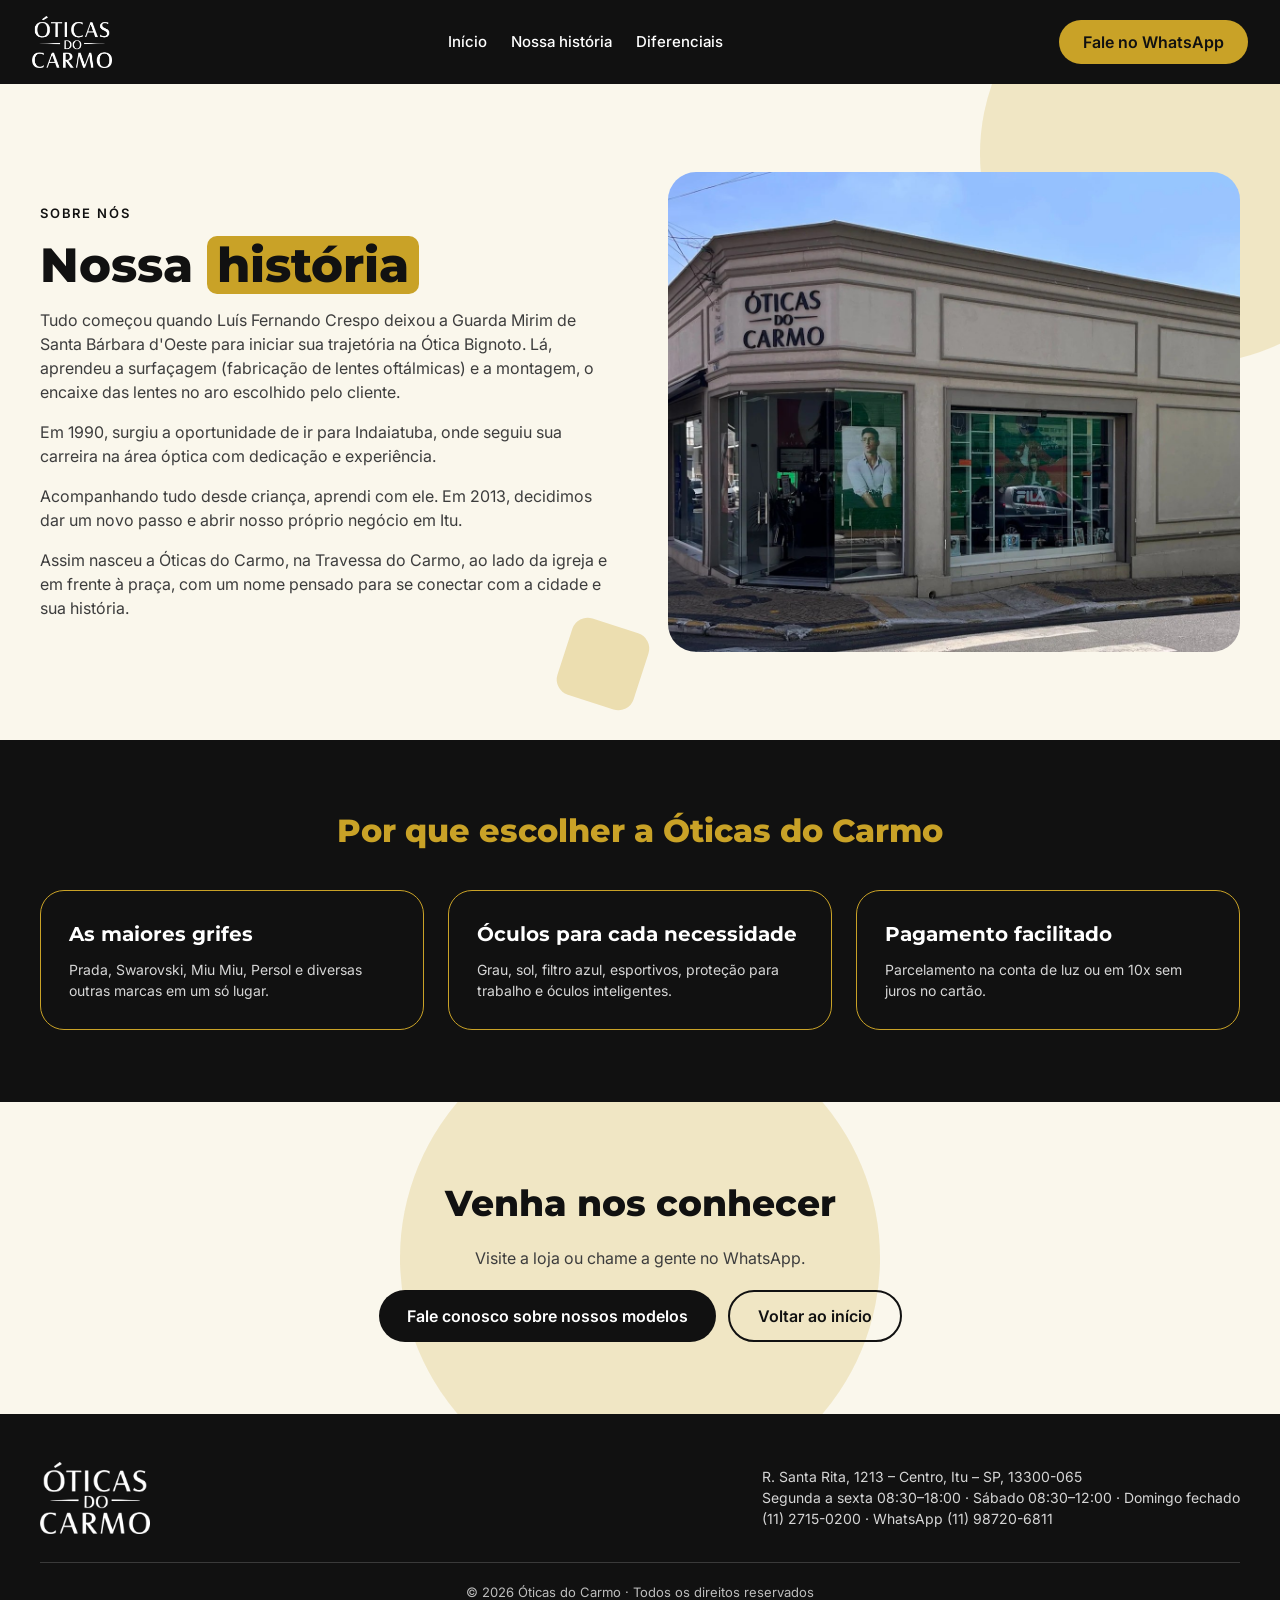
<file: sobre.html>
<!doctype html>
<html lang="pt-BR">
<head>
<meta charset="utf-8">
<meta name="viewport" content="width=device-width, initial-scale=1">
<title>Sobre nós | Óticas do Carmo – Itu, SP</title>
<meta name="description" content="Conheça a história da Óticas do Carmo, ótica no centro de Itu, SP, aberta em 2013.">
<meta name="robots" content="index, follow">
<meta name="theme-color" content="#111111">
<meta property="og:type" content="website">
<meta property="og:locale" content="pt_BR">
<meta property="og:site_name" content="Óticas do Carmo">
<meta property="og:title" content="Sobre nós | Óticas do Carmo – Itu, SP">
<meta property="og:description" content="Conheça a história da Óticas do Carmo, ótica no centro de Itu, SP, aberta em 2013.">
<meta property="og:image" content="assets/slide-1.jpg">
<meta name="twitter:card" content="summary_large_image">
<!-- Ao publicar em domínio próprio, acrescente: <link rel="canonical" href="https://SEU-DOMINIO/sobre.html"> -->
<!-- Verificação do Google Search Console: cole aqui a tag <meta name="google-site-verification" ...> -->
<link rel="icon" type="image/png" href="assets/favicon.png">
<link rel="apple-touch-icon" href="assets/favicon.png">
<link rel="preconnect" href="https://fonts.googleapis.com">
<link rel="preconnect" href="https://fonts.gstatic.com" crossorigin>
<link rel="stylesheet" href="https://fonts.googleapis.com/css2?family=Inter:wght@400;500;600&family=Montserrat:wght@600;700;800&display=swap">
<link rel="stylesheet" href="css/style.css">

</head>
<body>
<div style="width: 100%; background: #FFFFFF; color: #111111; font-family: Inter, system-ui, sans-serif; font-size: 16px; line-height: 1.5">

<!-- CABEÇALHO -->
<header style="min-height: 80px; box-sizing: border-box; padding: 16px 32px; display: flex; flex-wrap: wrap; gap: 16px 32px; align-items: center; justify-content: space-between; position: sticky; top: 0; z-index: 5; background: #111111; color: #FFFFFF">
<a href="index.html" style="display: flex; align-items: center"><img src="assets/logo-branco.png" alt="Óticas do Carmo" style="display: block; height: 52px; width: auto"></a>
<button type="button" class="menu-btn" aria-label="Abrir menu" aria-expanded="false" aria-controls="menu"><svg aria-hidden="true" width="22" height="22" viewBox="0 0 24 24" fill="none" stroke="currentColor" stroke-width="2" stroke-linecap="round"><path d="M4 7h16M4 12h16M4 17h16"></path></svg></button>
<nav id="menu" style="display: flex; flex-wrap: wrap; gap: 8px 24px; font-weight: 500; font-size: 15px">
<a href="index.html" style="text-decoration: none; padding: 12px 0; color: #FFFFFF">Início</a>
<a href="#historia" style="text-decoration: none; padding: 12px 0; color: #FFFFFF">Nossa história</a>
<a href="#diferenciais" style="text-decoration: none; padding: 12px 0; color: #FFFFFF">Diferenciais</a>
</nav>
<a target="_blank" rel="noopener" href="https://wa.me/5511987206811" style="display: inline-flex; align-items: center; min-height: 44px; box-sizing: border-box; padding: 10px 24px; border-radius: 999px; background: #C9A227; color: #111111; font-weight: 600; text-decoration: none">Fale no WhatsApp</a>
</header>

<!-- HISTÓRIA -->
<section id="historia" style="position: relative; overflow: hidden; box-sizing: border-box; padding: 88px 32px; background: #FAF7EC">
<div aria-hidden="true" style="position: absolute; right: -120px; top: -140px; width: 420px; height: 420px; border-radius: 50%; background: rgba(201,162,39,0.2)"></div>
<div aria-hidden="true" style="position: absolute; left: 44%; bottom: 36px; width: 80px; height: 80px; border-radius: 16px; background: rgba(201,162,39,0.3); transform: rotate(18deg)"></div>
<div style="position: relative; max-width: 1200px; margin: 0 auto; display: flex; flex-wrap: wrap; gap: 56px; align-items: center">
<div style="flex: 1 1 420px; min-width: 0; display: flex; flex-direction: column; gap: 16px; align-items: flex-start">
<div style="font-size: 13px; font-weight: 600; letter-spacing: 0.14em; text-transform: uppercase">Sobre nós</div>
<h1 style="margin: 0; font-family: Montserrat, sans-serif; font-weight: 800; font-size: 48px; line-height: 1.1">Nossa <span style="background: #C9A227; padding: 0 10px; border-radius: 10px">história</span></h1>
<p style="margin: 0; color: #3D3D3D">Tudo começou quando Luís Fernando Crespo deixou a Guarda Mirim de Santa Bárbara d'Oeste para iniciar sua trajetória na Ótica Bignoto. Lá, aprendeu a surfaçagem (fabricação de lentes oftálmicas) e a montagem, o encaixe das lentes no aro escolhido pelo cliente.</p>
<p style="margin: 0; color: #3D3D3D">Em 1990, surgiu a oportunidade de ir para Indaiatuba, onde seguiu sua carreira na área óptica com dedicação e experiência.</p>
<p style="margin: 0; color: #3D3D3D">Acompanhando tudo desde criança, aprendi com ele. Em 2013, decidimos dar um novo passo e abrir nosso próprio negócio em Itu.</p>
<p style="margin: 0; color: #3D3D3D">Assim nasceu a Óticas do Carmo, na Travessa do Carmo, ao lado da igreja e em frente à praça, com um nome pensado para se conectar com a cidade e sua história.</p>
</div>
<img loading="lazy" decoding="async" src="assets/fachada.jpg" alt="Fachada da Óticas do Carmo, em uma esquina no centro de Itu" style="flex: 1 1 420px; min-width: 0; display: block; height: 480px; object-fit: cover; border-radius: 28px">
</div>
</section>

<!-- DIFERENCIAIS -->
<section id="diferenciais" style="position: relative; overflow: hidden; box-sizing: border-box; padding: 72px 32px; background: #111111; color: #FFFFFF">
<div style="position: relative; max-width: 1200px; margin: 0 auto; display: flex; flex-direction: column; gap: 40px">
<h2 style="margin: 0; font-family: Montserrat, sans-serif; font-weight: 800; font-size: 32px; line-height: 1.2; text-align: center; color: #C9A227">Por que escolher a Óticas do Carmo</h2>
<div style="display: flex; flex-wrap: wrap; gap: 24px">
<div style="flex: 1 1 280px; min-width: 0; box-sizing: border-box; padding: 28px; border-radius: 24px; border: 1px solid #C9A227; display: flex; flex-direction: column; gap: 10px">
<div style="font-family: Montserrat, sans-serif; font-weight: 700; font-size: 20px">As maiores grifes</div>
<div style="font-size: 14px; color: #D6D6D6">Prada, Swarovski, Miu Miu, Persol e diversas outras marcas em um só lugar.</div>
</div>
<div style="flex: 1 1 280px; min-width: 0; box-sizing: border-box; padding: 28px; border-radius: 24px; border: 1px solid #C9A227; display: flex; flex-direction: column; gap: 10px">
<div style="font-family: Montserrat, sans-serif; font-weight: 700; font-size: 20px">Óculos para cada necessidade</div>
<div style="font-size: 14px; color: #D6D6D6">Grau, sol, filtro azul, esportivos, proteção para trabalho e óculos inteligentes.</div>
</div>
<div style="flex: 1 1 280px; min-width: 0; box-sizing: border-box; padding: 28px; border-radius: 24px; border: 1px solid #C9A227; display: flex; flex-direction: column; gap: 10px">
<div style="font-family: Montserrat, sans-serif; font-weight: 700; font-size: 20px">Pagamento facilitado</div>
<div style="font-size: 14px; color: #D6D6D6">Parcelamento na conta de luz ou em 10x sem juros no cartão.</div>
</div>
</div>
</div>
</section>

<!-- CTA -->
<section style="position: relative; overflow: hidden; box-sizing: border-box; padding: 80px 32px 72px; background: #FAF7EC">
<div aria-hidden="true" style="position: absolute; left: 50%; top: 50%; width: 480px; height: 480px; margin: -240px 0 0 -240px; border-radius: 50%; background: rgba(201,162,39,0.2)"></div>
<div style="position: relative; max-width: 760px; margin: 0 auto; display: flex; flex-direction: column; align-items: center; gap: 20px; text-align: center">
<h2 style="margin: 0; font-family: Montserrat, sans-serif; font-weight: 800; font-size: 36px; line-height: 1.2">Venha nos conhecer</h2>
<p style="margin: 0; color: #3D3D3D">Visite a loja ou chame a gente no WhatsApp.</p>
<div style="display: flex; flex-wrap: wrap; gap: 12px; justify-content: center">
<a target="_blank" rel="noopener" href="https://wa.me/5511987206811" style="display: inline-flex; align-items: center; min-height: 48px; box-sizing: border-box; padding: 12px 28px; border-radius: 999px; background: #111111; color: #FFFFFF; font-weight: 600; text-decoration: none">Fale conosco sobre nossos modelos</a>
<a href="index.html" style="display: inline-flex; align-items: center; min-height: 48px; box-sizing: border-box; padding: 12px 28px; border-radius: 999px; border: 2px solid #111111; color: #111111; font-weight: 600; text-decoration: none">Voltar ao início</a>
</div>
</div>
</section>

<!-- RODAPÉ -->
<footer style="box-sizing: border-box; padding: 48px 32px 24px; background: #111111; color: #FFFFFF">
<div style="max-width: 1200px; margin: 0 auto; display: flex; flex-wrap: wrap; gap: 24px 40px; justify-content: space-between; align-items: center">
<img loading="lazy" decoding="async" src="assets/logo-branco.png" alt="Óticas do Carmo" style="display: block; height: 72px; width: auto">
<div style="font-size: 14px; color: #D6D6D6">R. Santa Rita, 1213 – Centro, Itu – SP, 13300-065<br>Segunda a sexta 08:30–18:00 · Sábado 08:30–12:00 · Domingo fechado<br>(11) 2715-0200 · WhatsApp (11) 98720-6811</div>
</div>
<div style="max-width: 1200px; margin: 28px auto 0; padding-top: 20px; border-top: 1px solid #3A3A3A; font-size: 13px; color: #BDBDBD; text-align: center">© 2026 Óticas do Carmo · Todos os direitos reservados</div>
</footer>
<a class="zap-fixo" href="https://wa.me/5511987206811" aria-label="Fale no WhatsApp"><svg aria-hidden="true" width="26" height="26" viewBox="0 0 24 24" fill="none" stroke="currentColor" stroke-width="2" stroke-linecap="round" stroke-linejoin="round"><path d="M4 5h16v11H9l-5 4z"></path></svg></a>

</div>
<div class="modal" id="fale" hidden role="dialog" aria-modal="true" aria-labelledby="fale-t">
<div class="modal-box">
<h2 id="fale-t">Fale conosco sobre nossos modelos</h2>
<p>Tire dúvidas e consulte disponibilidade direto com a nossa equipe pelo WhatsApp.</p>
<div class="acoes"><a target="_blank" rel="noopener" href="https://wa.me/5511987206811">Abrir WhatsApp</a><button type="button" data-fechar>Agora não</button></div>
<p style="font-size:12px;color:#555">WhatsApp: (11) 98720-6811</p>
</div></div>
<script src="js/main.js" defer></script>
</body>
</html>
</file>
<file: css/style.css>
body{margin:0}
a{color:#111111}a:hover{color:#8A6D0F}
@keyframes roleta{from{transform:translateX(0)}to{transform:translateX(-50%)}}
@media (prefers-reduced-motion: reduce){.roleta{animation:none !important}}
.aba[aria-pressed="true"]{background:#C9A227 !important;color:#111111 !important}
.grife-fila{display:flex;gap:16px;overflow-x:auto;scroll-snap-type:x mandatory;padding-bottom:14px;width:100%}
.grife-item{flex:none;width:200px;scroll-snap-align:start;display:flex;flex-direction:column;gap:8px;box-sizing:border-box;padding:14px 16px;border:none;border-radius:20px;background:#FFFFFF;font:inherit;text-align:left;cursor:pointer}
.grife-item span{font-size:11px;font-weight:600;letter-spacing:.14em;text-transform:uppercase;color:#6B5510}
.grife-item img{display:block;width:100%;height:96px;object-fit:contain}
.menu-btn{display:none;width:44px;height:44px;margin-left:auto;border:1px solid #C9A227;border-radius:10px;background:transparent;color:#fff;align-items:center;justify-content:center;cursor:pointer}
.zap-fixo{display:none}
@media (max-width:900px){
.menu-btn{display:inline-flex}
header nav,header > a:last-of-type{display:none !important}
header.open nav{display:flex !important;flex-direction:column;flex-basis:100%;gap:0 !important}
header.open nav a{padding:14px 0 !important;border-top:1px solid #2a2a2a}
header.open > a:last-of-type{display:inline-flex !important;flex-basis:100%;justify-content:center}
}
@media (max-width:640px){
header{min-height:64px !important;padding:10px 16px !important}
header img{height:40px !important}
.zap-fixo{display:flex;position:fixed;right:16px;bottom:16px;z-index:40;width:56px;height:56px;border-radius:50%;background:#128C4A;color:#fff !important;align-items:center;justify-content:center;box-shadow:0 6px 18px rgba(0,0,0,.3)}
h1:not(.sr){font-size:32px !important}
h2{font-size:24px !important}
h3{font-size:20px !important}
#promocoes h2{font-size:12px !important}
section:not(#inicio):not(#meta){padding:40px 16px !important}
#meta{padding-left:16px !important;padding-right:16px !important;padding-bottom:40px !important}
#meta > img:first-child{width:calc(100% + 32px) !important;margin:-72px -16px 32px !important}
footer{padding:40px 16px 88px !important}
section > div[aria-hidden="true"]{display:none !important}
img[style*="height: 480px"]{height:auto !important;aspect-ratio:4/3}
#inicio button{width:32px !important;height:32px !important;margin-top:-16px !important}
#inicio button[aria-label="Slide anterior"]{left:8px !important}
#inicio button[aria-label="Próximo slide"]{right:8px !important}
#inicio > div:last-of-type{bottom:8px !important}
.ponto{width:7px;height:7px}.ponto[data-on="true"]{width:18px}
#promocoes div[style*="flex: 1 1 230px"]{flex:1 1 calc(50% - 8px) !important}
#promocoes div[style*="flex: 1 1 230px"] > div:last-child{display:none}
#promocoes div[style*="gap: 24px"]{gap:20px 16px !important}
.grife-item{width:150px;padding:10px 12px}.grife-item img{height:70px}
.grife-fila > img{height:300px !important}
.roleta img{height:48px !important;margin-right:36px !important}
#tendencias div:has(> video){flex-wrap:nowrap !important;justify-content:flex-start !important;overflow-x:auto;width:100%;gap:12px !important;scroll-snap-type:x mandatory;padding-bottom:10px}
#tendencias video{flex:none;width:62vw !important;scroll-snap-align:center}
#meta div[style*="flex: 1 1 240px"]{flex:1 1 calc(50% - 10px) !important}
#meta div[style*="flex: 1 1 240px"] > div:last-child{display:none}
#meta div[style*="flex: 1 1 240px"] > div:first-child{width:48px !important;height:48px !important}
#meta div[style*="flex: 1 1 240px"] > div:nth-child(2){font-size:15px !important}
#meta div[style*="gap: 28px"]{gap:20px !important}
#meta ul{display:none !important}
#meta div[style*="gap: 48px"]{gap:24px !important}
#meta div[style*="margin: 72px auto 0"]{margin-top:40px !important}
#meta div[style*="padding-top: 72px"]{padding-top:40px !important}
#meta div[style*="height: 340px"]{height:auto !important}
#meta div[style*="height: 340px"] > div{display:none}
#meta img[style*="width: 330px"]{width:220px !important}
#modelos div:has(> div[style*="height: 360px"]){flex-wrap:nowrap !important;flex-direction:row !important;gap:14px !important;align-items:flex-start !important}
#modelos div[style*="height: 360px"]{order:-1;flex:0 0 112px !important;height:112px !important}
#modelos div[style*="height: 360px"] > div{display:none}
#modelos div[style*="height: 360px"] img{width:112px !important;border-radius:12px !important}
#modelos div[style*="flex: 1 1 380px"]:not([style*="height: 360px"]){gap:8px !important}
#modelos p{font-size:14px}
#modelos div[style*="gap: 56px"]{gap:32px !important}
#modelos div[style*="gap: 48px"]{gap:16px}
#modelos h3 ~ button{min-height:40px !important;padding:8px 18px !important;font-size:14px !important}
}
.sr{position:absolute;width:1px;height:1px;margin:-1px;overflow:hidden;clip-path:inset(50%);white-space:nowrap}
.slide{position:absolute;left:0;top:0;width:100%;height:100%;object-fit:cover;opacity:0;transition:opacity .9s ease}
.slide[data-on="true"]{opacity:1}
.ponto{width:10px;height:10px;border-radius:999px;background:rgba(255,255,255,.75);transition:all .3s ease}
.ponto[data-on="true"]{width:28px;background:#C9A227}
@keyframes abrir{from{opacity:0;transform:scale(1.05)}to{opacity:1;transform:none}}
@keyframes descer{from{opacity:0;transform:translateY(-16px)}to{opacity:1;transform:none}}
@media (prefers-reduced-motion: no-preference){#inicio{animation:abrir 1.2s ease both}header{animation:descer .7s ease both}}
@keyframes surgir{from{opacity:0;transform:translateY(32px)}to{opacity:1;transform:none}}
@media (prefers-reduced-motion: no-preference){.grife-item,a,button{transition:transform .2s ease,opacity .2s ease}.grife-item:hover{transform:translateY(-4px)}}
*,*::before,*::after{box-sizing:border-box}
html{scroll-behavior:smooth;scroll-padding-top:88px;overflow-x:clip}
body{margin:0;overflow-x:clip;background:#fff}
img,video{max-width:100%}
.modal{position:fixed;inset:0;z-index:50;background:rgba(0,0,0,.72);display:flex;align-items:center;justify-content:center;padding:24px}
.modal[hidden]{display:none}
.modal-box{width:100%;max-width:440px;padding:32px;border-radius:24px;background:#fff;color:#111;border-top:6px solid #C9A227;display:flex;flex-direction:column;gap:14px;align-items:flex-start;font-family:Inter,system-ui,sans-serif;animation:surgir .25s ease both}
.modal-box h2{margin:0;font-family:Montserrat,sans-serif;font-weight:800;font-size:24px !important;line-height:1.2}
.modal-box p{margin:0;font-size:15px;color:#3D3D3D}
.modal-box .acoes{display:flex;flex-wrap:wrap;gap:12px}
.modal-box a,.modal-box button{display:inline-flex;align-items:center;min-height:48px;padding:12px 24px;border-radius:999px;font:inherit;font-weight:600;cursor:pointer;text-decoration:none}
.modal-box a{background:#111;color:#fff;border:2px solid #111}
.modal-box button{background:#fff;color:#111;border:2px solid #111}
@media (prefers-reduced-motion: no-preference){
.js .reveal{opacity:0;transform:translateY(34px);transition:opacity .7s ease,transform .7s cubic-bezier(.2,.7,.2,1);transition-delay:var(--d,0ms)}
.js .reveal.sobe{transform:translateY(56px) scale(.94)}
.js .reveal.in{opacity:1;transform:none}
}
</file>
